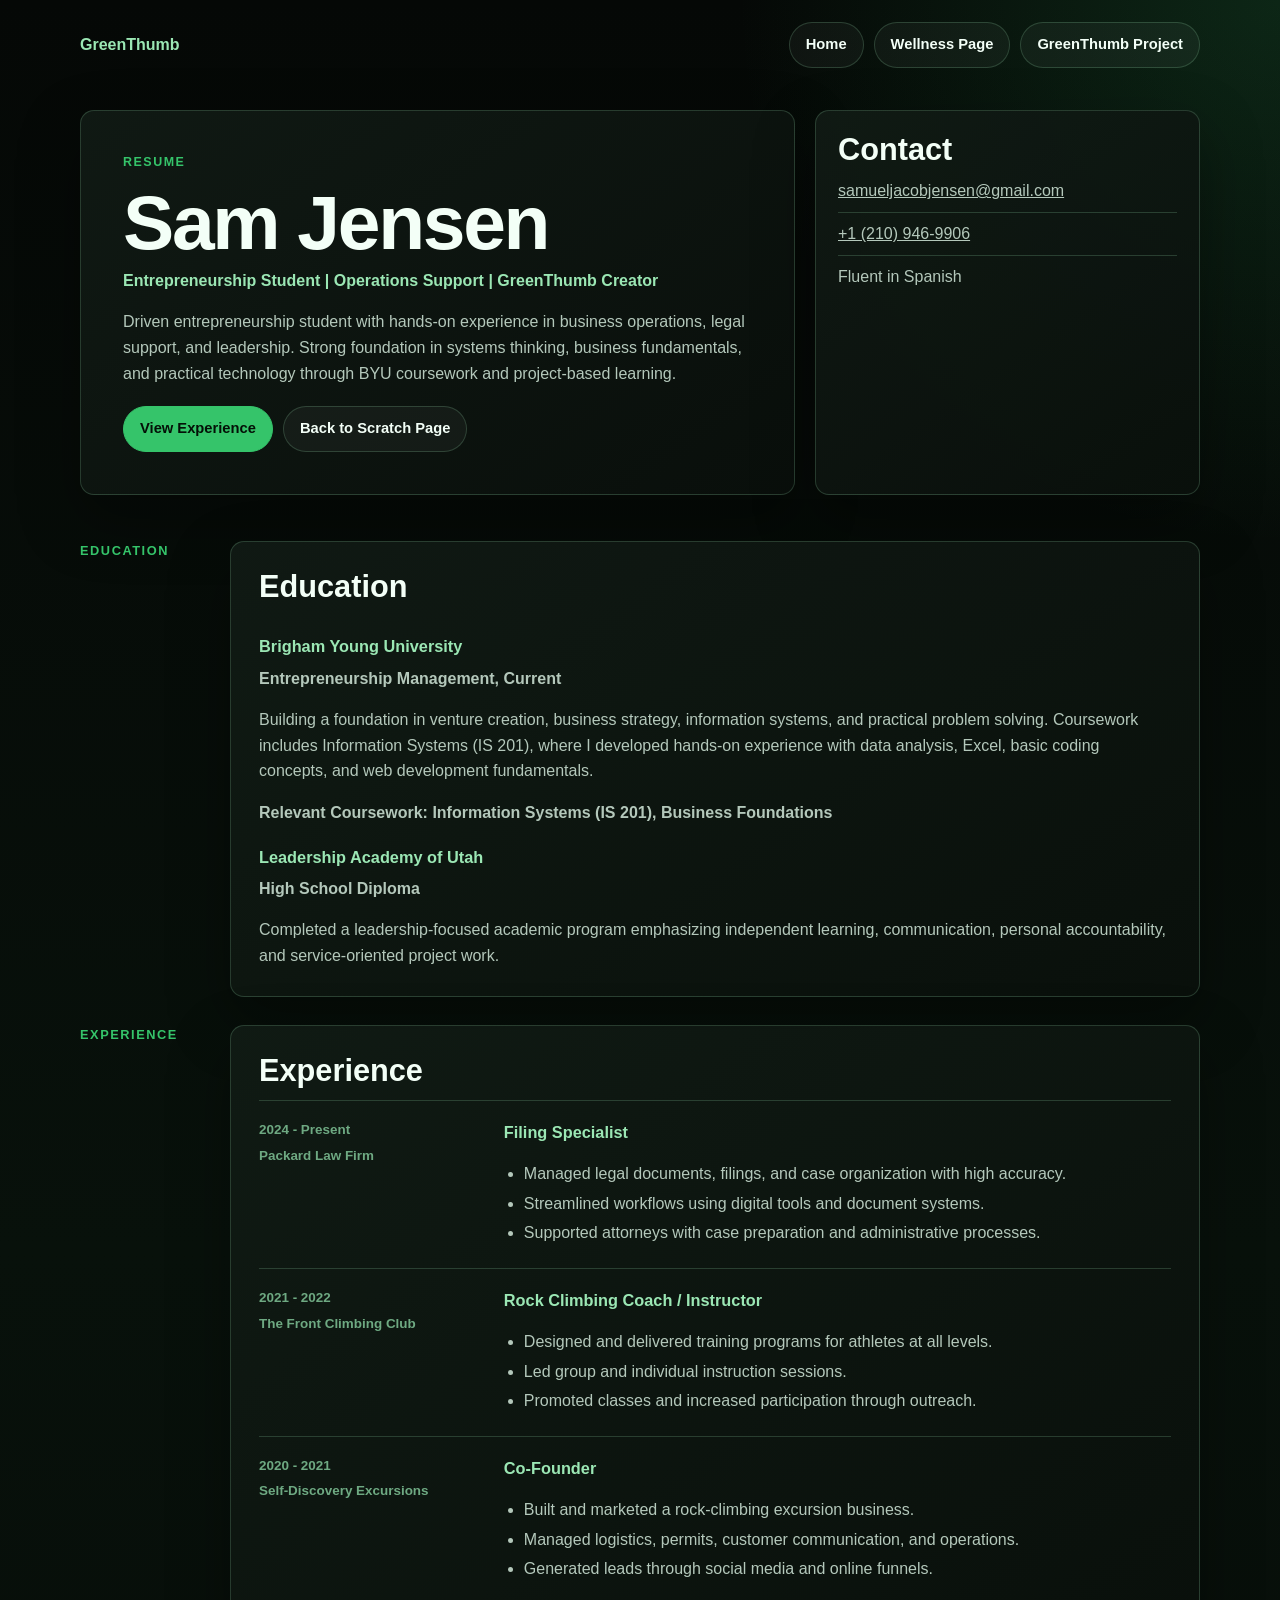
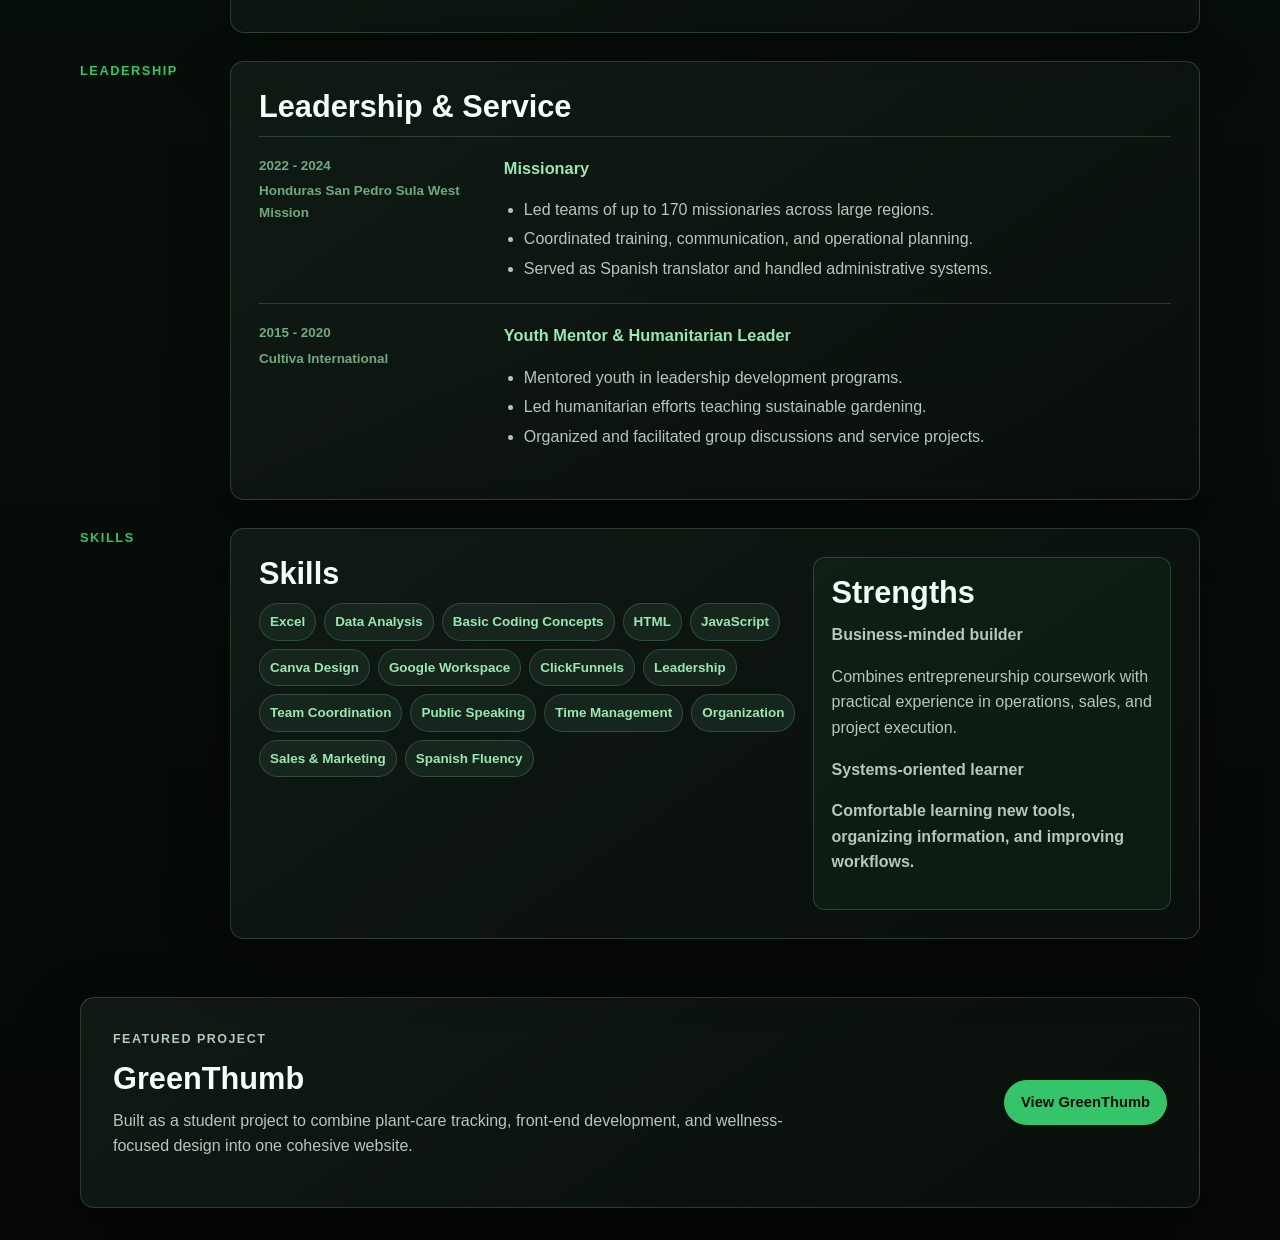
<file: resume.html>
<!DOCTYPE html>
<html lang="en">
<head>
    <meta charset="UTF-8">
    <meta name="viewport" content="width=device-width, initial-scale=1.0">
    <title>Resume | GreenThumb</title>
    <link rel="stylesheet" href="css/resume-styles.css">
</head>
<body>
    <header class="resume-hero">
        <nav class="resume-nav" aria-label="Resume navigation">
            <a class="brand-mark" href="index.html">GreenThumb</a>
            <div class="nav-links">
                <a href="index.html">Home</a>
                <a href="scratch.html">Wellness Page</a>
                <a href="index.html">GreenThumb Project</a>
            </div>
        </nav>

        <section class="hero-grid" aria-labelledby="resume-title">
            <div class="hero-copy">
                <p class="eyebrow">Resume</p>
                <h1 id="resume-title">Sam Jensen</h1>
                <p class="role-line">Entrepreneurship Student | Operations Support | GreenThumb Creator</p>
                <p class="hero-summary">
                    Driven entrepreneurship student with hands-on experience in business operations, legal support, and
                    leadership. Strong foundation in systems thinking, business fundamentals, and practical technology
                    through BYU coursework and project-based learning.
                </p>
                <div class="hero-actions">
                    <a class="resume-button primary" href="#experience">View Experience</a>
                    <a class="resume-button" href="scratch.html">Back to Scratch Page</a>
                </div>
            </div>

            <aside class="contact-panel" aria-label="Contact information">
                <h2>Contact</h2>
                <ul>
                    <li><a href="mailto:samueljacobjensen@gmail.com">samueljacobjensen@gmail.com</a></li>
                    <li><a href="tel:+12109469906">+1 (210) 946-9906</a></li>
                    <li>Fluent in Spanish</li>
                </ul>
            </aside>
        </section>
    </header>

    <main>
        <section class="resume-section" aria-labelledby="education-title">
            <div class="section-label">Education</div>
            <div class="section-content education-content">
                <h2 id="education-title">Education</h2>
                <article class="education-entry">
                    <h3>Brigham Young University</h3>
                    <p><strong>Entrepreneurship Management, Current</strong></p>
                    <p>
                        Building a foundation in venture creation, business strategy, information systems, and practical
                        problem solving. Coursework includes Information Systems (IS 201), where I developed hands-on
                        experience with data analysis, Excel, basic coding concepts, and web development fundamentals.
                    </p>
                    <p class="date-line">Relevant Coursework: Information Systems (IS 201), Business Foundations</p>
                </article>
                <article class="education-entry">
                    <h3>Leadership Academy of Utah</h3>
                    <p><strong>High School Diploma</strong></p>
                    <p>
                        Completed a leadership-focused academic program emphasizing independent learning, communication,
                        personal accountability, and service-oriented project work.
                    </p>
                </article>
            </div>
        </section>

        <section class="resume-section" id="experience" aria-labelledby="experience-title">
            <div class="section-label">Experience</div>
            <div class="section-content">
                <h2 id="experience-title">Experience</h2>

                <article class="timeline-item">
                    <div class="timeline-meta">
                        <span>2024 - Present</span>
                        <span>Packard Law Firm</span>
                    </div>
                    <div>
                        <h3>Filing Specialist</h3>
                        <ul>
                            <li>Managed legal documents, filings, and case organization with high accuracy.</li>
                            <li>Streamlined workflows using digital tools and document systems.</li>
                            <li>Supported attorneys with case preparation and administrative processes.</li>
                        </ul>
                    </div>
                </article>

                <article class="timeline-item">
                    <div class="timeline-meta">
                        <span>2021 - 2022</span>
                        <span>The Front Climbing Club</span>
                    </div>
                    <div>
                        <h3>Rock Climbing Coach / Instructor</h3>
                        <ul>
                            <li>Designed and delivered training programs for athletes at all levels.</li>
                            <li>Led group and individual instruction sessions.</li>
                            <li>Promoted classes and increased participation through outreach.</li>
                        </ul>
                    </div>
                </article>

                <article class="timeline-item">
                    <div class="timeline-meta">
                        <span>2020 - 2021</span>
                        <span>Self-Discovery Excursions</span>
                    </div>
                    <div>
                        <h3>Co-Founder</h3>
                        <ul>
                            <li>Built and marketed a rock-climbing excursion business.</li>
                            <li>Managed logistics, permits, customer communication, and operations.</li>
                            <li>Generated leads through social media and online funnels.</li>
                        </ul>
                    </div>
                </article>
            </div>
        </section>

        <section class="resume-section" aria-labelledby="service-title">
            <div class="section-label">Leadership</div>
            <div class="section-content">
                <h2 id="service-title">Leadership &amp; Service</h2>
                <article class="timeline-item">
                    <div class="timeline-meta">
                        <span>2022 - 2024</span>
                        <span>Honduras San Pedro Sula West Mission</span>
                    </div>
                    <div>
                        <h3>Missionary</h3>
                        <ul>
                            <li>Led teams of up to 170 missionaries across large regions.</li>
                            <li>Coordinated training, communication, and operational planning.</li>
                            <li>Served as Spanish translator and handled administrative systems.</li>
                        </ul>
                    </div>
                </article>

                <article class="timeline-item">
                    <div class="timeline-meta">
                        <span>2015 - 2020</span>
                        <span>Cultiva International</span>
                    </div>
                    <div>
                        <h3>Youth Mentor &amp; Humanitarian Leader</h3>
                        <ul>
                            <li>Mentored youth in leadership development programs.</li>
                            <li>Led humanitarian efforts teaching sustainable gardening.</li>
                            <li>Organized and facilitated group discussions and service projects.</li>
                        </ul>
                    </div>
                </article>
            </div>
        </section>

        <section class="resume-section split-section" aria-labelledby="skills-title">
            <div class="section-label">Skills</div>
            <div class="section-content skill-layout">
                <div>
                    <h2 id="skills-title">Skills</h2>
                    <div class="skill-cloud" aria-label="Skill list">
                        <span>Excel</span>
                        <span>Data Analysis</span>
                        <span>Basic Coding Concepts</span>
                        <span>HTML</span>
                        <span>JavaScript</span>
                        <span>Canva Design</span>
                        <span>Google Workspace</span>
                        <span>ClickFunnels</span>
                        <span>Leadership</span>
                        <span>Team Coordination</span>
                        <span>Public Speaking</span>
                        <span>Time Management</span>
                        <span>Organization</span>
                        <span>Sales &amp; Marketing</span>
                        <span>Spanish Fluency</span>
                    </div>
                </div>

                <div class="education-panel">
                    <h2>Strengths</h2>
                    <p><strong>Business-minded builder</strong></p>
                    <p>Combines entrepreneurship coursework with practical experience in operations, sales, and project execution.</p>
                    <p><strong>Systems-oriented learner</strong></p>
                    <p class="date-line">Comfortable learning new tools, organizing information, and improving workflows.</p>
                </div>
            </div>
        </section>
    </main>

    <footer class="resume-footer">
        <div>
            <p class="eyebrow">Featured Project</p>
            <h2>GreenThumb</h2>
            <p>
                Built as a student project to combine plant-care tracking, front-end development, and wellness-focused
                design into one cohesive website.
            </p>
        </div>
        <a class="resume-button primary" href="index.html">View GreenThumb</a>
    </footer>
</body>
</html>
</file>
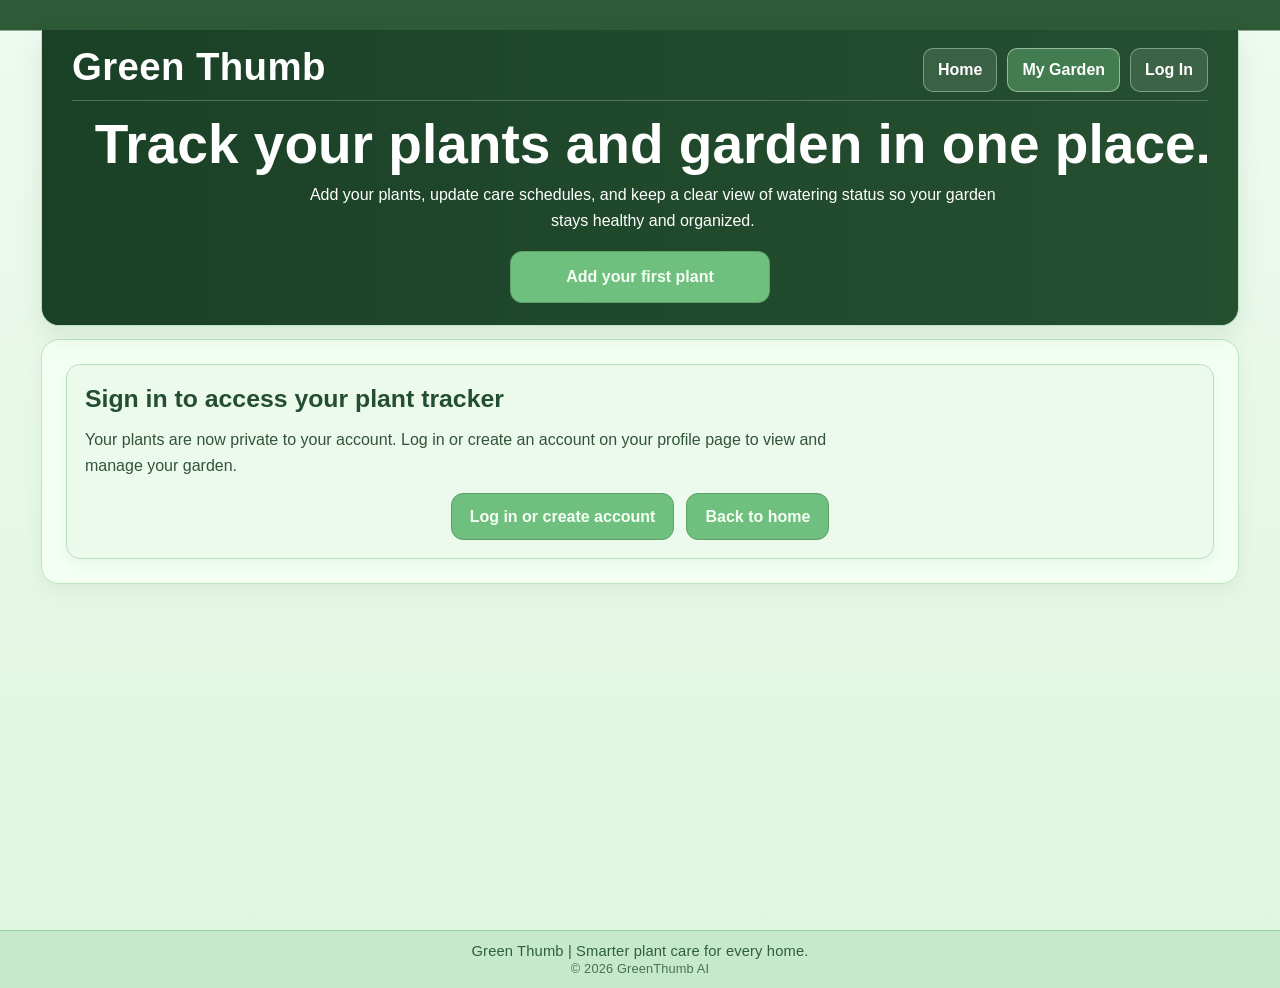
<file: html/aboutme.html>
<!DOCTYPE html>
<html lang="en">
<head>
    <meta charset="UTF-8">
    <meta http-equiv="refresh" content="0; url=mygarden.html">
    <meta name="viewport" content="width=device-width, initial-scale=1.0">
    <title>Redirecting to My Garden</title>
</head>
<body>
    <p>Redirecting to <a href="mygarden.html">My Garden</a>...</p>
</body>
</html>
</file>
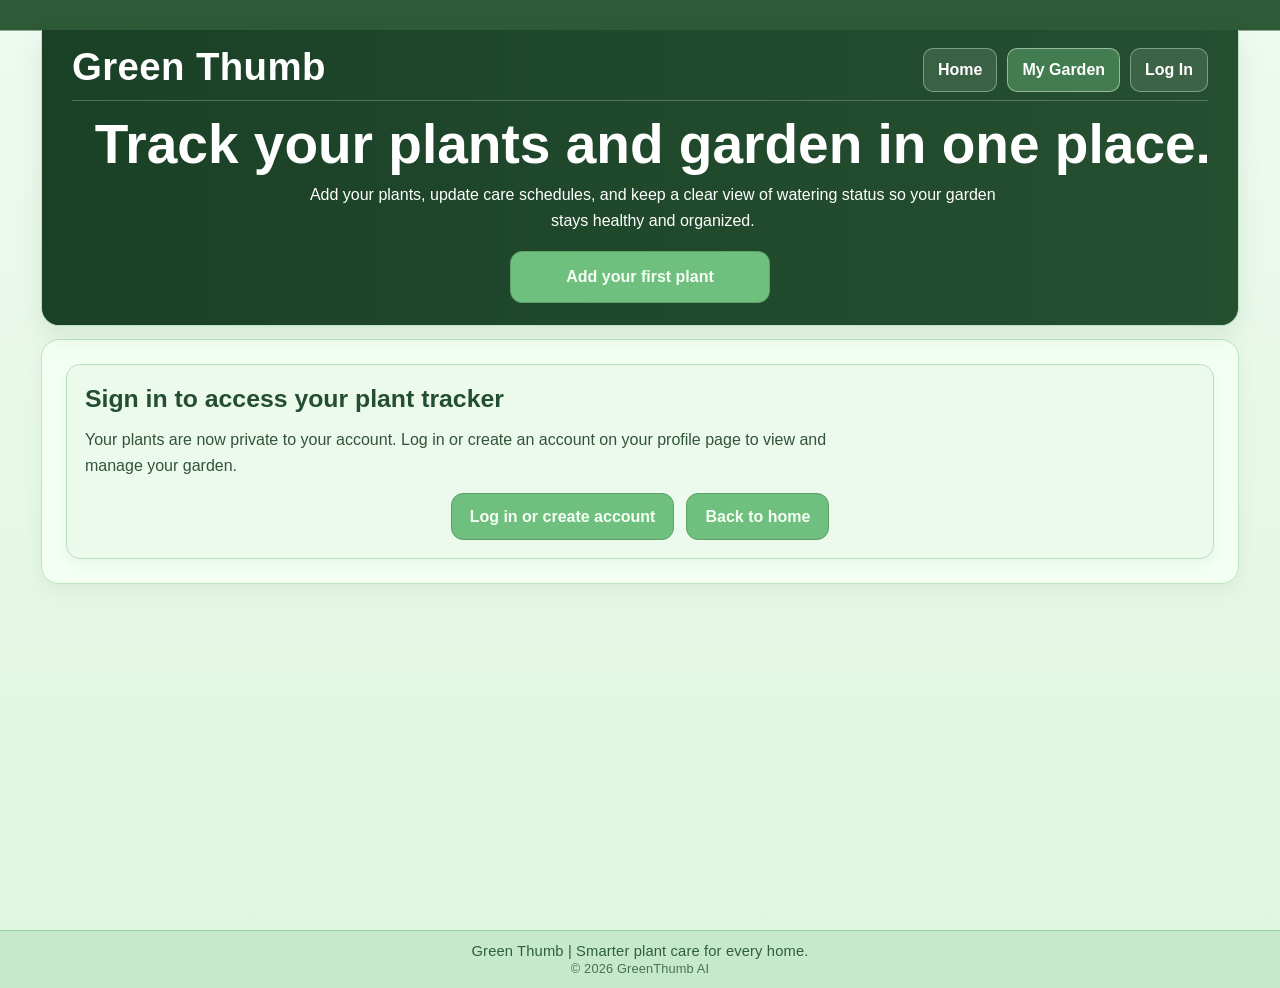
<file: html/mygarden.html>
<!DOCTYPE html>
<html lang="en">
<head>
    <meta charset="UTF-8">
    <meta name="viewport" content="width=device-width, initial-scale=1.0">
    <title>My Garden | Green Thumb</title>
    <link rel="stylesheet" href="../style.css">
    <style>
        #plant-name::placeholder {
            color: #6b8e73;
        }
    </style>
    <script src="../script.js" defer></script>
</head>
<body class="index-page">
    <div class="page-shell">
        <div class="main-content landing-content">
            <div class="hero-section">
                <div class="hero-top-row">
                    <div class="page-header">
                        <h1 id="top">Green Thumb</h1>
                    </div>
                    <div class="top-nav">
                        <a class="nav-link" href="../index.html">Home</a>
                        <a class="nav-link active" href="mygarden.html">My Garden</a>
                        <a id="nav-login-link" class="nav-link" href="profile.html#account">Log In</a>
                        <a id="nav-profile-link" class="nav-link" href="profile.html" hidden>Profile</a>
                        <button id="nav-logout-btn" class="nav-link nav-logout-btn" type="button" hidden>Log Out</button>
                    </div>
                </div>
                <div class="hero-body">
                    <h2 class="hero-title">Track your plants and garden in one place.</h2>
                    <p class="hero-description">
                        Add your plants, update care schedules, and keep a clear view of watering status so your garden stays healthy and organized.
                    </p>
                </div>
                <div class="hero-cta-row">
                    <a class="cta-button" href="#tracker" data-plant-cta>Add your first plant</a>
                </div>
            </div>

            <div class="section-block tracker-section" id="tracker">
                <div id="tracker-locked-state" class="auth-locked-state" hidden>
                    <h3 class="section-title">Sign in to access your plant tracker</h3>
                    <p class="section-text">Your plants are now private to your account. Log in or create an account on your profile page to view and manage your garden.</p>
                    <div class="cta-actions">
                        <a class="cta-button" href="profile.html#account" data-auth-create-cta>Log in or create account</a>
                        <a class="cta-button secondary" href="../index.html">Back to home</a>
                    </div>
                </div>
                <div id="tracker-authenticated-content">
                    <div class="start-guide" aria-label="Getting started">
                        <div class="start-guide-body">
                            <p class="start-guide-label">Start here</p>
                            <p class="start-guide-copy">Search, name, and save a plant. Green Thumb will build your watering tasks from there.</p>
                        </div>
                        <div class="start-guide-steps" aria-hidden="true">
                            <span>Search</span>
                            <span>Name</span>
                            <span>Save</span>
                        </div>
                    </div>
                    <div class="tracker-headings">
                        <div class="tracker-heading-group">
                            <h3 class="section-title">Plant Tracker</h3>
                            <p class="section-text">Add your plants, track watering, and keep your plant care routine on schedule.</p>
                        </div>
                        <div class="tracker-heading-group">
                            <h3 class="section-title">Your Garden</h3>
                            <p class="section-text">Review saved plants, status, and watering progress in one place.</p>
                        </div>
                    </div>
                    <div class="tracker-layout">
                        <form id="plant-form" class="plant-form">
                            <div class="plant-step-list">
                                <section class="plant-step">
                                    <div class="plant-step-marker">1</div>
                                    <div class="plant-step-content">
                                        <label for="plant-picker-search">Select Plant</label>
                                        <input
                                            id="plant-picker-search"
                                            name="plantPickerSearch"
                                            type="text"
                                            autocomplete="off"
                                            placeholder="Search by common or scientific name"
                                        >
                                        <p id="plant-autofill-status" class="plant-autofill-status" aria-live="polite"></p>
                                        <button id="manual-entry-btn" class="manual-entry-btn" type="button">Add Plant Details Manually</button>
                                        <div id="plant-picker-results" class="plant-picker-results" role="listbox" aria-label="Plant search results"></div>
                                    </div>
                                </section>

                                <section class="plant-step">
                                    <div class="plant-step-marker">2</div>
                                    <div class="plant-step-content">
                                        <label for="plant-name">Give your plant a name</label>
                                        <input id="plant-name" name="plantName" type="text" placeholder="e.g. Living Room Fern" required>
                                        <input id="plant-type" name="plantType" type="hidden">
                                    </div>
                                </section>

                                <section class="plant-step manual-only-field" hidden>
                                    <div class="plant-step-marker">+</div>
                                    <div class="plant-step-content plant-step-grid">
                                        <div class="form-field">
                                            <label for="manual-plant-type">Plant Type</label>
                                            <select id="manual-plant-type" name="manualPlantType">
                                                <option value="">Select type</option>
                                                <option value="Bush">Bush</option>
                                                <option value="Flower">Flower</option>
                                                <option value="Herb">Herb</option>
                                                <option value="Bonsai">Bonsai</option>
                                                <option value="Succulent">Succulent</option>
                                                <option value="Cactus">Cactus</option>
                                            </select>
                                        </div>
                                        <div class="form-field">
                                            <label for="light-needs">Light Needs</label>
                                            <select id="light-needs" name="lightNeeds">
                                                <option value="">Select light level</option>
                                                <option value="Low Light">Low Light</option>
                                                <option value="Medium Light">Medium Light</option>
                                                <option value="Bright Indirect Light">Bright Indirect Light</option>
                                                <option value="Direct Sun">Direct Sun</option>
                                            </select>
                                        </div>
                                        <div class="form-field form-field-full">
                                            <label for="watering-frequency">Watering Schedule</label>
                                            <input id="watering-frequency" name="wateringFrequency" type="number" min="1" placeholder="Every X days">
                                        </div>
                                    </div>
                                </section>

                                <section class="plant-step">
                                    <div class="plant-step-marker">3</div>
                                    <div class="plant-step-content">
                                        <p class="plant-step-label">Optional Details</p>
                                        <div class="tag-options" role="group" aria-label="Plant tags">
                                            <label class="tag-option"><input type="checkbox" name="plantTags" value="Indoor"><span>Indoor</span></label>
                                            <label class="tag-option"><input type="checkbox" name="plantTags" value="Outdoor"><span>Outdoor</span></label>
                                            <label class="tag-option"><input type="checkbox" name="plantTags" value="Herbs"><span>Herbs</span></label>
                                            <label class="tag-option"><input type="checkbox" name="plantTags" value="Flowers"><span>Flowers</span></label>
                                            <label class="tag-option"><input type="checkbox" name="plantTags" value="Succulents"><span>Succulents</span></label>
                                            <label class="tag-option"><input type="checkbox" name="plantTags" value="Vegetables"><span>Vegetables</span></label>
                                            <label class="tag-option"><input type="checkbox" name="plantTags" value="Favorites"><span>Favorites</span></label>
                                        </div>
                                        <label class="notes-label" for="plant-notes">Notes</label>
                                        <textarea id="plant-notes" name="notes" rows="1" placeholder="Add a short note"></textarea>
                                    </div>
                                </section>

                                <section class="plant-step plant-step-save">
                                    <div class="plant-step-marker">4</div>
                                    <div class="plant-step-content">
                                        <button class="cta-button plant-submit-btn" type="submit">Add Plant</button>
                                    </div>
                                </section>
                            </div>
                        </form>

                        <div class="garden-panel">
                            <div class="saved-plants">
                                <div class="tracker-toolbar">
                                    <div class="tracker-controls">
                                        <label for="status-filter" class="filter-label">Filter</label>
                                        <select id="status-filter" class="filter-select">
                                            <option value="All Plants">All Plants</option>
                                            <option value="Healthy">Healthy</option>
                                            <option value="Needs Water">Needs Water</option>
                                            <option value="Overdue">Overdue</option>
                                        </select>
                                        <label for="tag-filter" class="filter-label">Tag</label>
                                        <select id="tag-filter" class="filter-select">
                                            <option value="All Tags">All Tags</option>
                                            <option value="Indoor">Indoor</option>
                                            <option value="Outdoor">Outdoor</option>
                                            <option value="Herbs">Herbs</option>
                                            <option value="Flowers">Flowers</option>
                                            <option value="Succulents">Succulents</option>
                                            <option value="Vegetables">Vegetables</option>
                                            <option value="Favorites">Favorites</option>
                                        </select>
                                        <details id="sort-menu" class="sort-menu">
                                            <summary id="sort-menu-trigger" class="sort-pill-btn">Sort: Recently Added</summary>
                                            <div id="sort-menu-options" class="sort-menu-options" role="listbox" aria-label="Sort saved plants">
                                                <button type="button" class="sort-option-btn active" data-sort="newest_added">Newest added</button>
                                                <button type="button" class="sort-option-btn" data-sort="oldest_added">Oldest added</button>
                                                <button type="button" class="sort-option-btn" data-sort="least_recently_watered">Least recently watered</button>
                                                <button type="button" class="sort-option-btn" data-sort="most_recently_watered">Most recently watered</button>
                                                <button type="button" class="sort-option-btn" data-sort="name_az">Name A-Z</button>
                                            </div>
                                        </details>
                                        <div class="expand-controls">
                                            <button id="expand-all-btn" class="bulk-toggle-btn" type="button">Expand All</button>
                                            <button id="collapse-all-btn" class="bulk-toggle-btn" type="button">Collapse All</button>
                                        </div>
                                    </div>
                                </div>
                                <p class="saved-hint">Tip: click a plant card to expand or collapse details.</p>

                                <p id="plant-count-summary" class="plant-count-summary" hidden></p>

                                <div class="dashboard-summary">
                                    <div class="summary-card">
                                        <p class="summary-label">Total Plants</p>
                                        <p id="summary-total-plants" class="summary-value">0</p>
                                    </div>
                                    <div class="summary-card">
                                        <p class="summary-label">Plants Needing Water</p>
                                        <p id="summary-needs-water" class="summary-value">0</p>
                                    </div>
                                </div>

                                <div class="care-task-panel" aria-labelledby="care-task-heading">
                                    <div class="care-task-header">
                                        <h4 id="care-task-heading">Watering Tasks</h4>
                                        <p id="task-count-summary" class="task-count-summary">0 upcoming tasks</p>
                                    </div>
                                    <div id="care-task-list" class="care-task-list">
                                        <button class="task-empty-toggle" type="button" aria-expanded="false">
                                            <span>No tasks due soon</span>
                                            <small>No tasks for the next 3 days</small>
                                        </button>
                                    </div>
                                </div>

                                <div id="plant-cards" class="plant-card-grid">
                                    <div id="empty-state" class="empty-state empty-state-card">
                                        <h4>No plants yet</h4>
                                        <p data-plant-empty-copy>Add your first plant to start seeing watering status and care tasks here.</p>
                                        <a class="cta-button" href="#plant-form" data-plant-cta>Add your first plant</a>
                                    </div>
                                </div>
                            </div>
                        </div>
                    </div>
                </div>
            </div>
        </div>
    </div>

    <div class="site-footer">
        <div>Green Thumb | Smarter plant care for every home.</div>
        <div class="footer-copyright">© 2026 GreenThumb AI</div>
    </div>
</body>
</html>
</file>
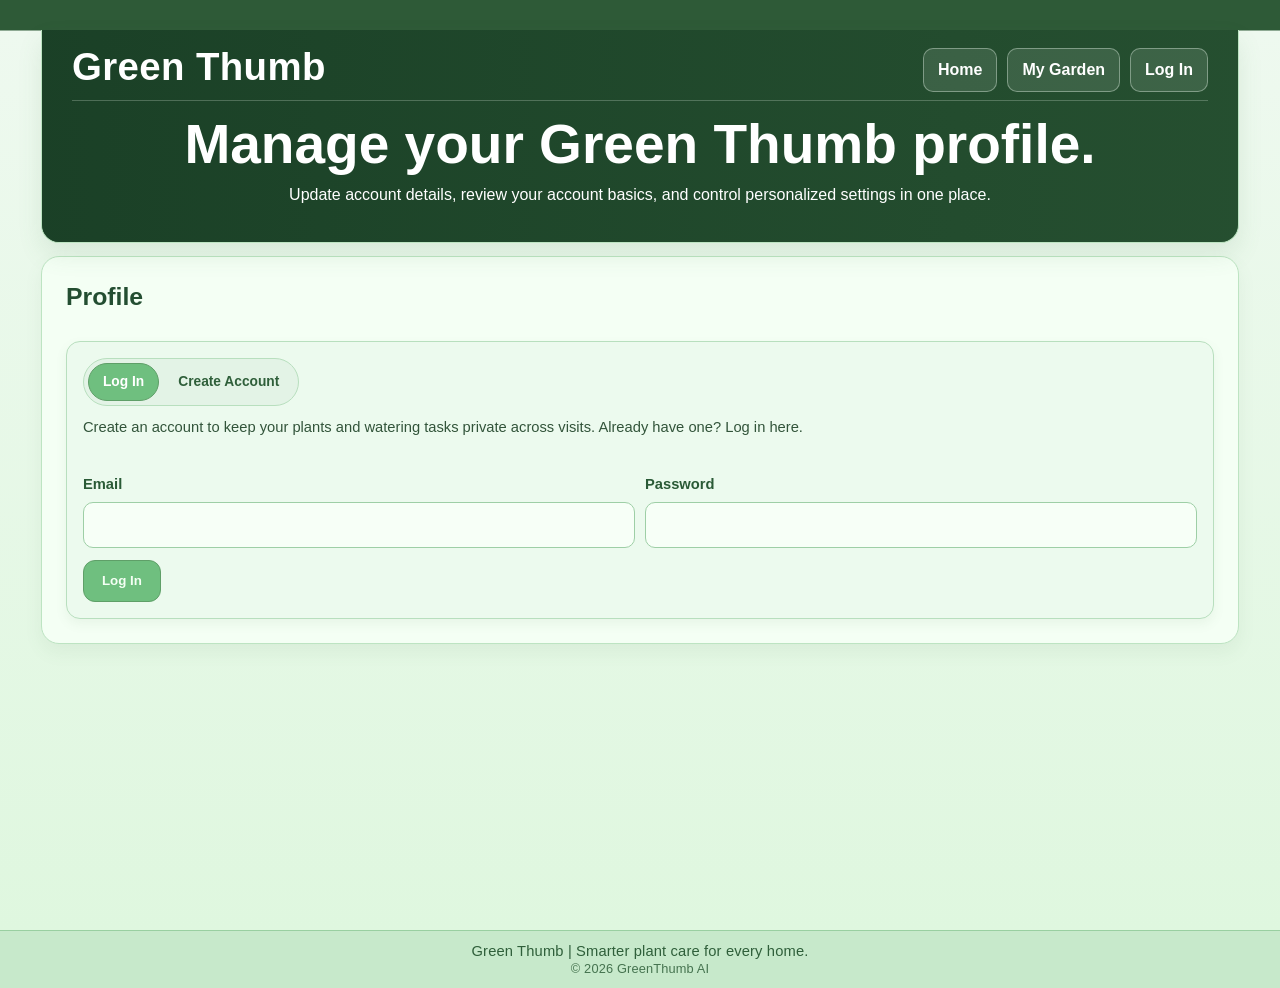
<file: html/profile.html>
<!DOCTYPE html>
<html lang="en">
<head>
    <meta charset="UTF-8">
    <meta name="viewport" content="width=device-width, initial-scale=1.0">
    <title>Profile | Green Thumb</title>
    <link rel="stylesheet" href="../style.css">
    <script src="../script.js" defer></script>
</head>
<body class="index-page">
    <div class="page-shell">
        <div class="main-content landing-content">
            <div class="hero-section">
                <div class="hero-top-row">
                    <div class="page-header">
                        <h1 id="top">Green Thumb</h1>
                    </div>
                    <div class="top-nav">
                        <a class="nav-link" href="../index.html">Home</a>
                        <a class="nav-link" href="mygarden.html">My Garden</a>
                        <a id="nav-login-link" class="nav-link" href="#account">Log In</a>
                        <a id="nav-profile-link" class="nav-link active" href="profile.html" hidden>Profile</a>
                        <button id="nav-logout-btn" class="nav-link nav-logout-btn" type="button" hidden>Log Out</button>
                    </div>
                </div>
                <div class="hero-body">
                    <h2 class="hero-title">Manage your Green Thumb profile.</h2>
                    <p class="hero-description">
                        Update account details, review your account basics, and control personalized settings in one place.
                    </p>
                </div>
            </div>

            <section id="account" class="section-block account-section">
                <div class="account-section-header">
                    <h3 class="section-title">Profile</h3>
                    <p id="auth-user-greeting" class="auth-user-greeting"></p>
                </div>

                <div id="auth-view-logged-out" class="auth-shell">
                    <div class="auth-card">
                        <div class="auth-toggle-row" role="tablist" aria-label="Account access">
                            <button id="show-login-btn" class="auth-toggle-btn active" type="button" role="tab" aria-selected="true">Log In</button>
                            <button id="show-signup-btn" class="auth-toggle-btn" type="button" role="tab" aria-selected="false" data-auth-create-cta>Create Account</button>
                        </div>
                        <p class="auth-copy">Create an account to keep your plants and watering tasks private across visits. Already have one? Log in here.</p>
                        <p id="auth-feedback" class="auth-feedback" aria-live="polite"></p>

                        <form id="login-form" class="auth-form" novalidate>
                            <div class="form-grid auth-form-grid">
                                <div class="form-field">
                                    <label for="login-email">Email</label>
                                    <input id="login-email" name="email" type="email" autocomplete="email" required>
                                </div>
                                <div class="form-field">
                                    <label for="login-password">Password</label>
                                    <input id="login-password" name="password" type="password" autocomplete="current-password" minlength="8" required>
                                </div>
                            </div>
                            <button id="login-submit-btn" class="cta-button auth-submit-btn" type="submit">Log In</button>
                        </form>

                        <form id="signup-form" class="auth-form" hidden novalidate>
                            <div class="form-grid auth-form-grid">
                                <div class="form-field">
                                    <label for="signup-name">Display Name</label>
                                    <input id="signup-name" name="displayName" type="text" autocomplete="name" minlength="2" required>
                                </div>
                                <div class="form-field">
                                    <label for="signup-email">Email</label>
                                    <input id="signup-email" name="email" type="email" autocomplete="email" required>
                                </div>
                                <div class="form-field form-field-full">
                                    <label for="signup-password">Password</label>
                                    <input id="signup-password" name="password" type="password" autocomplete="new-password" minlength="8" required>
                                    <small class="form-help">Use at least 8 characters.</small>
                                </div>
                            </div>
                            <button id="signup-submit-btn" class="cta-button auth-submit-btn" type="submit" data-auth-create-cta>Create Account</button>
                        </form>
                    </div>
                </div>

                <div id="auth-view-logged-in" class="profile-shell" hidden>
                    <div class="profile-overview">
                        <div class="profile-title-wrap">
                            <h4 id="profile-display-name" class="profile-display-name">Plant Parent</h4>
                            <p id="profile-email" class="profile-email"></p>
                        </div>
                        <div class="profile-meta-grid">
                            <div class="summary-card">
                                <p class="summary-label">Member Since</p>
                                <p id="profile-member-since" class="summary-value">-</p>
                            </div>
                            <div class="summary-card">
                                <p class="summary-label">Saved Plants</p>
                                <p id="profile-total-plants" class="summary-value">0</p>
                            </div>
                            <div class="summary-card">
                                <p class="summary-label">Account ID</p>
                                <p id="profile-account-id" class="summary-value">-</p>
                            </div>
                        </div>
                    </div>

                    <div class="profile-feature-grid">
                        <article class="profile-feature-card">
                            <h5>Reminders</h5>
                            <p id="profile-reminders-count">0 scheduled reminders</p>
                            <a class="profile-card-action" href="mygarden.html#tracker">Go to Garden</a>
                        </article>
                        <article class="profile-feature-card">
                            <h5>Quiz Results</h5>
                            <p id="profile-quiz-count">0 saved quiz results</p>
                            <a class="profile-card-action" href="../index.html">Take Another Quiz</a>
                        </article>
                        <article class="profile-feature-card">
                            <h5>Saved Recommendations</h5>
                            <p id="profile-recommendations-count">0 saved recommendations</p>
                        </article>
                        <article class="profile-feature-card">
                            <h5>Preferences</h5>
                            <p id="profile-preferences-status">No preferences saved yet</p>
                        </article>
                    </div>

                    <div class="profile-logout-section">
                        <button id="profile-logout-btn" class="cta-button secondary" type="button">Log Out</button>
                    </div>
                </div>
            </section>
        </div>
    </div>

    <div class="site-footer">
        <div>Green Thumb | Smarter plant care for every home.</div>
        <div class="footer-copyright">© 2026 GreenThumb AI</div>
    </div>
</body>
</html>
</file>
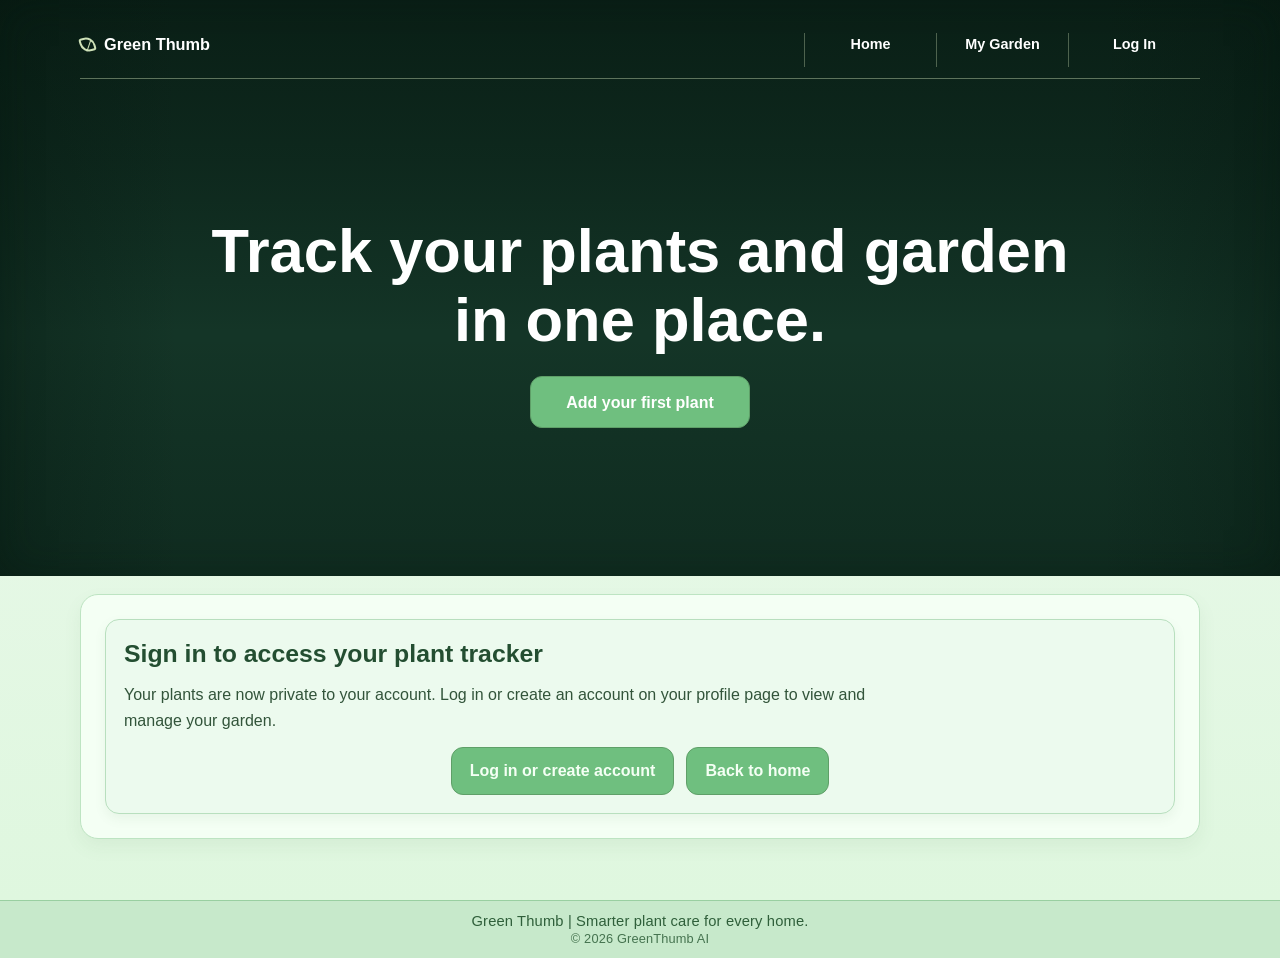
<file: pages/mygarden.html>
<!DOCTYPE html>
<html lang="en">
<head>
    <meta charset="UTF-8">
    <meta name="viewport" content="width=device-width, initial-scale=1.0">
    <title>My Garden | Green Thumb</title>
    <link rel="stylesheet" href="../css/style.css">
    <style>
        #plant-name::placeholder {
            color: #6b8e73;
        }
    </style>
    <script src="../js/script.js" defer></script>
</head>
<body class="index-page home-page">
    <div class="page-shell">
        <div class="main-content landing-content">
            <div class="hero-section">
                <div class="hero-top-row">
                    <div class="page-header">
                        <h1 id="top"><span class="brand-icon" aria-hidden="true"></span>Green Thumb</h1>
                    </div>
                    <div class="top-nav">
                        <a class="nav-link" href="../index.html">Home</a>
                        <a class="nav-link active" href="mygarden.html">My Garden</a>
                        <a id="nav-login-link" class="nav-link" href="profile.html#account">Log In</a>
                        <a id="nav-profile-link" class="nav-link" href="profile.html" hidden>Profile</a>
                        <button id="nav-logout-btn" class="nav-link nav-logout-btn" type="button" hidden>Log Out</button>
                    </div>
                </div>
                <div class="hero-center">
                    <div class="hero-body">
                        <h2 class="hero-title">Track your plants and garden in one place.</h2>
                    </div>
                    <div class="hero-cta-row">
                        <a class="cta-button" href="#tracker" data-plant-cta>Add your first plant</a>
                    </div>
                </div>
            </div>

            <div class="section-block tracker-section" id="tracker">
                <div id="tracker-locked-state" class="auth-locked-state" hidden>
                    <h3 class="section-title">Sign in to access your plant tracker</h3>
                    <p class="section-text">Your plants are now private to your account. Log in or create an account on your profile page to view and manage your garden.</p>
                    <div class="cta-actions">
                        <a class="cta-button" href="profile.html#account" data-auth-create-cta>Log in or create account</a>
                        <a class="cta-button secondary" href="../index.html">Back to home</a>
                    </div>
                </div>
                <div id="tracker-authenticated-content">
                    <div class="start-guide" aria-label="Getting started">
                        <div class="start-guide-body">
                            <p class="start-guide-label">Start here</p>
                            <p class="start-guide-copy">Search, name, and save a plant. Green Thumb will build your watering tasks from there.</p>
                        </div>
                        <div class="start-guide-steps" aria-hidden="true">
                            <span>Search</span>
                            <span>Name</span>
                            <span>Save</span>
                        </div>
                    </div>
                    <div class="tracker-headings">
                        <div class="tracker-heading-group">
                            <h3 class="section-title">Plant Tracker</h3>
                            <p class="section-text">Add your plants, track watering, and keep your plant care routine on schedule.</p>
                        </div>
                        <div class="tracker-heading-group">
                            <h3 class="section-title">Your Garden</h3>
                            <p class="section-text">Review saved plants, status, and watering progress in one place.</p>
                        </div>
                    </div>
                    <div class="tracker-layout">
                        <form id="plant-form" class="plant-form">
                            <div class="plant-step-list">
                                <section class="plant-step">
                                    <div class="plant-step-marker">1</div>
                                    <div class="plant-step-content">
                                        <label for="plant-picker-search">Select Plant</label>
                                        <input
                                            id="plant-picker-search"
                                            name="plantPickerSearch"
                                            type="text"
                                            autocomplete="off"
                                            placeholder="Search by common or scientific name"
                                        >
                                        <p id="plant-autofill-status" class="plant-autofill-status" aria-live="polite"></p>
                                        <button id="manual-entry-btn" class="manual-entry-btn" type="button">Add Plant Details Manually</button>
                                        <div id="plant-picker-results" class="plant-picker-results" role="listbox" aria-label="Plant search results"></div>
                                    </div>
                                </section>

                                <section class="plant-step">
                                    <div class="plant-step-marker">2</div>
                                    <div class="plant-step-content">
                                        <label for="plant-name">Give your plant a name</label>
                                        <input id="plant-name" name="plantName" type="text" placeholder="e.g. Living Room Fern" required>
                                        <input id="plant-type" name="plantType" type="hidden">
                                    </div>
                                </section>

                                <section class="plant-step manual-only-field" hidden>
                                    <div class="plant-step-marker">+</div>
                                    <div class="plant-step-content plant-step-grid">
                                        <div class="form-field">
                                            <label for="manual-plant-type">Plant Type</label>
                                            <select id="manual-plant-type" name="manualPlantType">
                                                <option value="">Select type</option>
                                                <option value="Bush">Bush</option>
                                                <option value="Flower">Flower</option>
                                                <option value="Herb">Herb</option>
                                                <option value="Bonsai">Bonsai</option>
                                                <option value="Succulent">Succulent</option>
                                                <option value="Cactus">Cactus</option>
                                            </select>
                                        </div>
                                        <div class="form-field">
                                            <label for="light-needs">Light Needs</label>
                                            <select id="light-needs" name="lightNeeds">
                                                <option value="">Select light level</option>
                                                <option value="Low Light">Low Light</option>
                                                <option value="Medium Light">Medium Light</option>
                                                <option value="Bright Indirect Light">Bright Indirect Light</option>
                                                <option value="Direct Sun">Direct Sun</option>
                                            </select>
                                        </div>
                                        <div class="form-field form-field-full">
                                            <label for="watering-frequency">Watering Schedule</label>
                                            <input id="watering-frequency" name="wateringFrequency" type="number" min="1" placeholder="Every X days">
                                        </div>
                                    </div>
                                </section>

                                <section class="plant-step">
                                    <div class="plant-step-marker">3</div>
                                    <div class="plant-step-content">
                                        <p class="plant-step-label">Optional Details</p>
                                        <div class="tag-options" role="group" aria-label="Plant tags">
                                            <label class="tag-option"><input type="checkbox" name="plantTags" value="Indoor"><span>Indoor</span></label>
                                            <label class="tag-option"><input type="checkbox" name="plantTags" value="Outdoor"><span>Outdoor</span></label>
                                            <label class="tag-option"><input type="checkbox" name="plantTags" value="Herbs"><span>Herbs</span></label>
                                            <label class="tag-option"><input type="checkbox" name="plantTags" value="Flowers"><span>Flowers</span></label>
                                            <label class="tag-option"><input type="checkbox" name="plantTags" value="Succulents"><span>Succulents</span></label>
                                            <label class="tag-option"><input type="checkbox" name="plantTags" value="Vegetables"><span>Vegetables</span></label>
                                            <label class="tag-option"><input type="checkbox" name="plantTags" value="Favorites"><span>Favorites</span></label>
                                        </div>
                                        <label class="notes-label" for="plant-notes">Notes</label>
                                        <textarea id="plant-notes" name="notes" rows="1" placeholder="Add a short note"></textarea>
                                    </div>
                                </section>

                                <section class="plant-step plant-step-save">
                                    <div class="plant-step-marker">4</div>
                                    <div class="plant-step-content">
                                        <button class="cta-button plant-submit-btn" type="submit">Add Plant</button>
                                    </div>
                                </section>
                            </div>
                        </form>

                        <div class="garden-panel">
                            <div class="saved-plants">
                                <div class="tracker-toolbar">
                                    <div class="tracker-controls">
                                        <label for="status-filter" class="filter-label">Filter</label>
                                        <select id="status-filter" class="filter-select">
                                            <option value="All Plants">All Plants</option>
                                            <option value="Healthy">Healthy</option>
                                            <option value="Needs Water">Needs Water</option>
                                            <option value="Overdue">Overdue</option>
                                        </select>
                                        <label for="tag-filter" class="filter-label">Tag</label>
                                        <select id="tag-filter" class="filter-select">
                                            <option value="All Tags">All Tags</option>
                                            <option value="Indoor">Indoor</option>
                                            <option value="Outdoor">Outdoor</option>
                                            <option value="Herbs">Herbs</option>
                                            <option value="Flowers">Flowers</option>
                                            <option value="Succulents">Succulents</option>
                                            <option value="Vegetables">Vegetables</option>
                                            <option value="Favorites">Favorites</option>
                                        </select>
                                        <details id="sort-menu" class="sort-menu">
                                            <summary id="sort-menu-trigger" class="sort-pill-btn">Sort: Recently Added</summary>
                                            <div id="sort-menu-options" class="sort-menu-options" role="listbox" aria-label="Sort saved plants">
                                                <button type="button" class="sort-option-btn active" data-sort="newest_added">Newest added</button>
                                                <button type="button" class="sort-option-btn" data-sort="oldest_added">Oldest added</button>
                                                <button type="button" class="sort-option-btn" data-sort="least_recently_watered">Least recently watered</button>
                                                <button type="button" class="sort-option-btn" data-sort="most_recently_watered">Most recently watered</button>
                                                <button type="button" class="sort-option-btn" data-sort="name_az">Name A-Z</button>
                                            </div>
                                        </details>
                                        <div class="expand-controls">
                                            <button id="expand-all-btn" class="bulk-toggle-btn" type="button">Expand All</button>
                                            <button id="collapse-all-btn" class="bulk-toggle-btn" type="button">Collapse All</button>
                                        </div>
                                    </div>
                                </div>
                                <p class="saved-hint">Tip: click a plant card to expand or collapse details.</p>

                                <p id="plant-count-summary" class="plant-count-summary" hidden></p>

                                <div class="dashboard-summary">
                                    <div class="summary-card">
                                        <p class="summary-label">Total Plants</p>
                                        <p id="summary-total-plants" class="summary-value">0</p>
                                    </div>
                                    <div class="summary-card">
                                        <p class="summary-label">Plants Needing Water</p>
                                        <p id="summary-needs-water" class="summary-value">0</p>
                                    </div>
                                </div>

                                <div class="care-task-panel" aria-labelledby="care-task-heading">
                                    <div class="care-task-header">
                                        <h4 id="care-task-heading">Watering Tasks</h4>
                                        <p id="task-count-summary" class="task-count-summary">0 upcoming tasks</p>
                                    </div>
                                    <div id="care-task-list" class="care-task-list">
                                        <button class="task-empty-toggle" type="button" aria-expanded="false">
                                            <span>No tasks due soon</span>
                                            <small>No tasks for the next 3 days</small>
                                        </button>
                                    </div>
                                </div>

                                <div id="plant-cards" class="plant-card-grid">
                                    <div id="empty-state" class="empty-state empty-state-card">
                                        <h4>No plants yet</h4>
                                        <p data-plant-empty-copy>Add your first plant to start seeing watering status and care tasks here.</p>
                                        <a class="cta-button" href="#plant-form" data-plant-cta>Add your first plant</a>
                                    </div>
                                </div>
                            </div>
                        </div>
                    </div>
                </div>
            </div>
        </div>
    </div>

    <div class="site-footer">
        <div>Green Thumb | Smarter plant care for every home.</div>
        <div class="footer-copyright">© 2026 GreenThumb AI</div>
    </div>
</body>
</html>
</file>
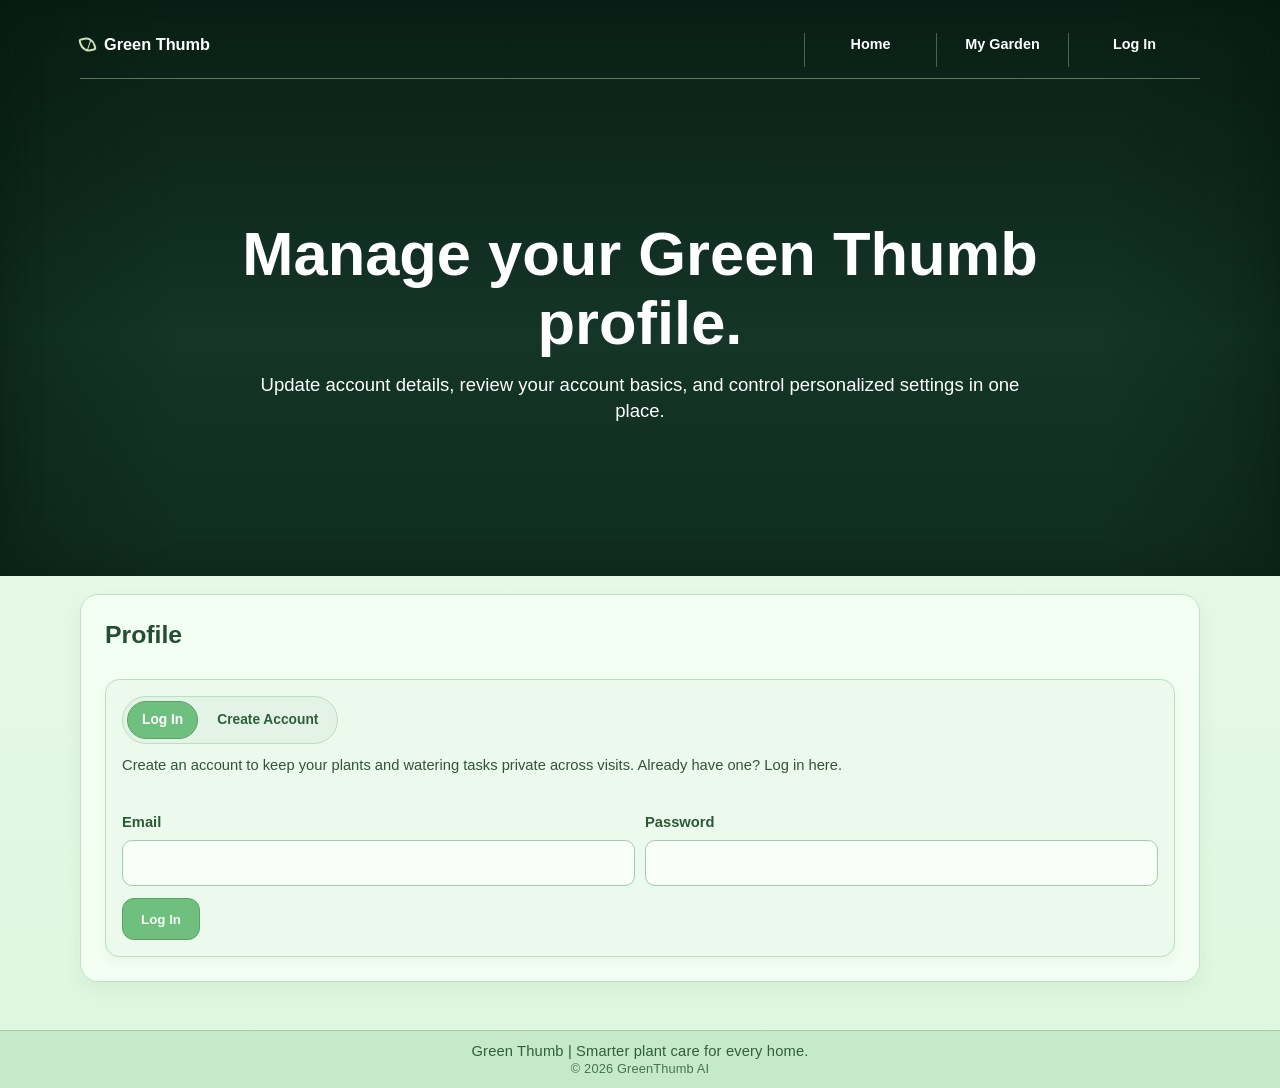
<file: pages/profile.html>
<!DOCTYPE html>
<html lang="en">
<head>
    <meta charset="UTF-8">
    <meta name="viewport" content="width=device-width, initial-scale=1.0">
    <title>Profile | Green Thumb</title>
    <link rel="stylesheet" href="../css/style.css">
    <script src="../js/script.js" defer></script>
</head>
<body class="index-page home-page">
    <div class="page-shell">
        <div class="main-content landing-content">
            <div class="hero-section">
                <div class="hero-top-row">
                    <div class="page-header">
                        <h1 id="top"><span class="brand-icon" aria-hidden="true"></span>Green Thumb</h1>
                    </div>
                    <div class="top-nav">
                        <a class="nav-link" href="../index.html">Home</a>
                        <a class="nav-link" href="mygarden.html">My Garden</a>
                        <a id="nav-login-link" class="nav-link" href="#account">Log In</a>
                        <a id="nav-profile-link" class="nav-link active" href="profile.html" hidden>Profile</a>
                        <button id="nav-logout-btn" class="nav-link nav-logout-btn" type="button" hidden>Log Out</button>
                    </div>
                </div>
                <div class="hero-center">
                    <div class="hero-body">
                        <h2 class="hero-title">Manage your Green Thumb profile.</h2>
                        <p class="hero-description">
                            Update account details, review your account basics, and control personalized settings in one place.
                        </p>
                    </div>
                </div>
            </div>

            <section id="account" class="section-block account-section">
                <div class="account-section-header">
                    <h3 class="section-title">Profile</h3>
                    <p id="auth-user-greeting" class="auth-user-greeting"></p>
                </div>

                <div id="auth-view-logged-out" class="auth-shell">
                    <div class="auth-card">
                        <div class="auth-toggle-row" role="tablist" aria-label="Account access">
                            <button id="show-login-btn" class="auth-toggle-btn active" type="button" role="tab" aria-selected="true">Log In</button>
                            <button id="show-signup-btn" class="auth-toggle-btn" type="button" role="tab" aria-selected="false" data-auth-create-cta>Create Account</button>
                        </div>
                        <p class="auth-copy">Create an account to keep your plants and watering tasks private across visits. Already have one? Log in here.</p>
                        <p id="auth-feedback" class="auth-feedback" aria-live="polite"></p>

                        <form id="login-form" class="auth-form" novalidate>
                            <div class="form-grid auth-form-grid">
                                <div class="form-field">
                                    <label for="login-email">Email</label>
                                    <input id="login-email" name="email" type="email" autocomplete="email" required>
                                </div>
                                <div class="form-field">
                                    <label for="login-password">Password</label>
                                    <input id="login-password" name="password" type="password" autocomplete="current-password" minlength="8" required>
                                </div>
                            </div>
                            <button id="login-submit-btn" class="cta-button auth-submit-btn" type="submit">Log In</button>
                        </form>

                        <form id="signup-form" class="auth-form" hidden novalidate>
                            <div class="form-grid auth-form-grid">
                                <div class="form-field">
                                    <label for="signup-name">Display Name</label>
                                    <input id="signup-name" name="displayName" type="text" autocomplete="name" minlength="2" required>
                                </div>
                                <div class="form-field">
                                    <label for="signup-email">Email</label>
                                    <input id="signup-email" name="email" type="email" autocomplete="email" required>
                                </div>
                                <div class="form-field form-field-full">
                                    <label for="signup-password">Password</label>
                                    <input id="signup-password" name="password" type="password" autocomplete="new-password" minlength="8" required>
                                    <small class="form-help">Use at least 8 characters.</small>
                                </div>
                            </div>
                            <button id="signup-submit-btn" class="cta-button auth-submit-btn" type="submit" data-auth-create-cta>Create Account</button>
                        </form>
                    </div>
                </div>

                <div id="auth-view-logged-in" class="profile-shell" hidden>
                    <div class="profile-overview">
                        <div class="profile-title-wrap">
                            <h4 id="profile-display-name" class="profile-display-name">Plant Parent</h4>
                            <p id="profile-email" class="profile-email"></p>
                        </div>
                        <div class="profile-meta-grid">
                            <div class="summary-card">
                                <p class="summary-label">Member Since</p>
                                <p id="profile-member-since" class="summary-value">-</p>
                            </div>
                            <div class="summary-card">
                                <p class="summary-label">Saved Plants</p>
                                <p id="profile-total-plants" class="summary-value">0</p>
                            </div>
                            <div class="summary-card">
                                <p class="summary-label">Account ID</p>
                                <p id="profile-account-id" class="summary-value">-</p>
                            </div>
                        </div>
                    </div>

                    <div class="profile-feature-grid">
                        <article class="profile-feature-card">
                            <h5>Reminders</h5>
                            <p id="profile-reminders-count">0 scheduled reminders</p>
                            <a class="profile-card-action" href="mygarden.html#tracker">Go to Garden</a>
                        </article>
                        <article class="profile-feature-card">
                            <h5>Quiz Results</h5>
                            <p id="profile-quiz-count">0 saved quiz results</p>
                            <a class="profile-card-action" href="../index.html">Take Another Quiz</a>
                        </article>
                        <article class="profile-feature-card">
                            <h5>Saved Recommendations</h5>
                            <p id="profile-recommendations-count">0 saved recommendations</p>
                        </article>
                        <article class="profile-feature-card">
                            <h5>Preferences</h5>
                            <p id="profile-preferences-status">No preferences saved yet</p>
                        </article>
                    </div>

                    <div class="profile-logout-section">
                        <button id="profile-logout-btn" class="cta-button secondary" type="button">Log Out</button>
                    </div>
                </div>
            </section>
        </div>
    </div>

    <div class="site-footer">
        <div>Green Thumb | Smarter plant care for every home.</div>
        <div class="footer-copyright">© 2026 GreenThumb AI</div>
    </div>
</body>
</html>
</file>
<file: css/resume-styles.css>
:root {
    --black: #050806;
    --black-soft: #0c120e;
    --panel: #111b15;
    --panel-light: #16261d;
    --green: #35c46a;
    --green-soft: #9be7b4;
    --green-muted: #6ea982;
    --text: #f3fff7;
    --muted: #b4c8bb;
    --line: rgba(155, 231, 180, 0.2);
    --shadow: 0 24px 60px rgba(0, 0, 0, 0.34);
}

* {
    box-sizing: border-box;
}

html {
    scroll-behavior: smooth;
}

body {
    margin: 0;
    background:
        radial-gradient(circle at top right, rgba(53, 196, 106, 0.16), transparent 34rem),
        linear-gradient(180deg, var(--black), #08110b 44%, var(--black));
    color: var(--text);
    font-family: Inter, Arial, Helvetica, sans-serif;
    line-height: 1.6;
}

a {
    color: inherit;
}

.resume-hero {
    padding: 22px;
}

.resume-nav {
    width: min(1120px, 100%);
    margin: 0 auto;
    display: flex;
    align-items: center;
    justify-content: space-between;
    gap: 20px;
}

.brand-mark {
    color: var(--green-soft);
    font-weight: 800;
    text-decoration: none;
}

.nav-links {
    display: flex;
    flex-wrap: wrap;
    gap: 10px;
    justify-content: flex-end;
}

.nav-links a,
.resume-button {
    display: inline-flex;
    align-items: center;
    justify-content: center;
    min-height: 42px;
    padding: 10px 16px;
    border: 1px solid var(--line);
    border-radius: 999px;
    background: rgba(255, 255, 255, 0.04);
    color: var(--text);
    font-size: 0.92rem;
    font-weight: 800;
    text-decoration: none;
    transition: transform 160ms ease, border-color 160ms ease, background 160ms ease;
}

.nav-links a:hover,
.nav-links a:focus-visible,
.resume-button:hover,
.resume-button:focus-visible {
    transform: translateY(-1px);
    border-color: rgba(155, 231, 180, 0.55);
    background: rgba(53, 196, 106, 0.1);
}

.hero-grid {
    width: min(1120px, 100%);
    margin: 42px auto 0;
    display: grid;
    grid-template-columns: minmax(0, 1.3fr) minmax(280px, 0.7fr);
    gap: 20px;
    align-items: stretch;
}

.hero-copy,
.contact-panel,
.section-content,
.resume-footer {
    border: 1px solid var(--line);
    border-radius: 14px;
    background: linear-gradient(145deg, rgba(17, 27, 21, 0.92), rgba(10, 16, 12, 0.92));
    box-shadow: var(--shadow);
}

.hero-copy {
    padding: clamp(24px, 4vw, 42px);
}

.eyebrow {
    margin: 0 0 12px;
    color: var(--green);
    font-size: 0.78rem;
    font-weight: 900;
    letter-spacing: 0.12em;
    text-transform: uppercase;
}

h1,
h2,
h3,
p {
    margin-top: 0;
}

h1 {
    max-width: 780px;
    margin-bottom: 8px;
    font-size: clamp(2.6rem, 6vw, 5.2rem);
    line-height: 0.98;
    letter-spacing: -0.03em;
}

h2 {
    margin-bottom: 12px;
    font-size: clamp(1.45rem, 2.4vw, 2rem);
    line-height: 1.1;
}

h3 {
    margin-bottom: 6px;
    color: var(--green-soft);
    font-size: 1.02rem;
}

.role-line {
    color: var(--green-soft);
    font-size: 1rem;
    font-weight: 800;
}

.hero-summary,
.section-content p,
.timeline-item li,
.contact-panel li,
.resume-footer p {
    color: var(--muted);
}

.hero-summary {
    max-width: 720px;
    font-size: 1rem;
}

.hero-actions {
    display: flex;
    flex-wrap: wrap;
    gap: 10px;
    margin-top: 20px;
}

.resume-button.primary {
    border-color: var(--green);
    background: var(--green);
    color: #041007;
}

.contact-panel {
    padding: 22px;
}

.contact-panel ul {
    display: grid;
    gap: 8px;
    margin: 0;
    padding: 0;
    list-style: none;
}

.contact-panel li {
    padding-bottom: 8px;
    border-bottom: 1px solid var(--line);
}

.contact-panel li:last-child {
    border-bottom: 0;
}

main {
    width: min(1120px, calc(100% - 32px));
    margin: 0 auto;
    padding: 10px 0 44px;
}

.resume-section {
    display: grid;
    grid-template-columns: 132px minmax(0, 1fr);
    gap: 18px;
    padding: 14px 0;
}

.section-label {
    color: var(--green);
    font-size: 0.8rem;
    font-weight: 900;
    letter-spacing: 0.12em;
    text-transform: uppercase;
}

.section-content {
    padding: clamp(20px, 3vw, 28px);
}

.timeline-item {
    display: grid;
    grid-template-columns: minmax(150px, 0.34fr) minmax(0, 1fr);
    gap: 18px;
    padding: 18px 0;
    border-top: 1px solid var(--line);
}

.timeline-item:first-of-type {
    margin-top: 8px;
}

.timeline-meta {
    display: grid;
    align-content: start;
    gap: 4px;
    color: var(--green-muted);
    font-size: 0.84rem;
    font-weight: 800;
}

.timeline-item ul {
    margin-bottom: 0;
    padding-left: 20px;
}

.timeline-item li {
    margin-bottom: 4px;
}

.education-content {
    display: grid;
    gap: 18px;
}

.education-entry p:last-child {
    margin-bottom: 0;
}

.project-grid {
    display: grid;
    grid-template-columns: repeat(2, minmax(0, 1fr));
    gap: 16px;
}

.project-card,
.education-panel {
    padding: 18px;
    border: 1px solid var(--line);
    border-radius: 12px;
    background: rgba(53, 196, 106, 0.06);
}

.project-card a {
    color: var(--green-soft);
    font-weight: 900;
    text-decoration: none;
}

.skill-layout {
    display: grid;
    grid-template-columns: minmax(0, 1.2fr) minmax(260px, 0.8fr);
    gap: 16px;
}

.skill-cloud {
    display: flex;
    flex-wrap: wrap;
    gap: 8px;
}

.skill-cloud span {
    padding: 7px 10px;
    border: 1px solid var(--line);
    border-radius: 999px;
    background: var(--panel-light);
    color: var(--green-soft);
    font-size: 0.84rem;
    font-weight: 800;
}

.date-line {
    color: var(--green-soft);
    font-weight: 800;
}

.resume-footer {
    width: min(1120px, calc(100% - 32px));
    margin: 0 auto 32px;
    padding: clamp(22px, 4vw, 32px);
    display: flex;
    align-items: center;
    justify-content: space-between;
    gap: 24px;
}

.resume-footer div {
    max-width: 720px;
}

@media (max-width: 820px) {
    .resume-hero {
        padding: 20px;
    }

    .resume-nav,
    .hero-grid,
    .resume-section,
    .timeline-item,
    .project-grid,
    .skill-layout,
    .resume-footer {
        display: block;
    }

    .nav-links {
        justify-content: flex-start;
        margin-top: 14px;
    }

    .hero-grid {
        margin-top: 48px;
    }

    .contact-panel,
    .section-content {
        margin-top: 18px;
    }

    .section-label {
        margin-bottom: 10px;
    }

    .project-card,
    .education-panel {
        margin-top: 14px;
    }

    .resume-footer .resume-button {
        margin-top: 16px;
    }
}

@media (max-width: 520px) {
    .nav-links a,
    .resume-button {
        width: 100%;
    }

    .hero-actions {
        display: grid;
    }
}
</file>
<file: style.css>
@import url("css/styles.css");

.index-page {
    background: #2e5a37;
}

/* Hero overrides for homepage */
.hero-section .hero-body {
    max-width: min(1220px, 96%);
}

.hero-section .hero-title {
    white-space: nowrap;
    font-size: clamp(2rem, 4.3vw, 4rem);
    line-height: 1.08;
}

.hero-section .hero-description {
    margin: 0 auto 12px;
    text-align: center;
    color: #ffffff !important;
}

.hero-cta-row {
    display: flex;
    justify-content: center;
    flex-wrap: wrap;
    gap: 10px;
}

.hero-cta-row .cta-button {
    min-width: min(100%, 260px);
    margin: 0;
}

@media (max-width: 900px) {
    .hero-section .hero-title {
        white-space: normal;
    }

    .hero-section {
        padding-top: 14px;
    }
}

/* Expand homepage content beyond the shared 1120px shell limit. */
.index-page .page-shell {
    max-width: none;
    width: 100%;
    margin: 0;
    padding: 0 clamp(16px, 3.2vw, 52px) 48px;
    background: linear-gradient(180deg, #2e5a37 0, var(--green-100) 1px, var(--green-200) 100%);
}

.site-footer {
    position: static;
    margin-top: 0;
}

.hero-section {
    border-radius: 0 0 18px 18px;
    border-top: 0;
    padding: 18px clamp(18px, 3vw, 30px) 22px;
}

.hero-top-row {
    margin-bottom: 14px;
    padding-bottom: 8px;
    align-items: flex-start;
}

.hero-section .top-nav {
    align-items: flex-start;
    padding-top: 0;
}

.hero-section .page-header h1 {
    line-height: 1;
}

.hero-title {
    margin-bottom: 8px;
}

.hero-cta-row {
    margin-top: 4px;
}

.tracker-section {
    scroll-margin-top: 24px;
}

.nav-logout-btn {
    font: inherit;
    line-height: 1;
    cursor: pointer;
}

.account-section {
    display: grid;
    gap: 16px;
}

.account-section-header {
    display: flex;
    justify-content: space-between;
    align-items: center;
    gap: 12px;
    flex-wrap: wrap;
}

.auth-user-greeting {
    margin: 0;
    font-size: 0.9rem;
    color: #2f5f3a;
    font-weight: 600;
}

.auth-shell {
    display: grid;
    gap: 10px;
}

.auth-card,
.profile-overview,
.profile-form,
.profile-feature-card {
    background: #ecfaee;
    border: 1px solid #b8dfbe;
    border-radius: 14px;
    box-shadow: 0 5px 12px rgba(83, 131, 92, 0.08);
}

.auth-card {
    padding: 16px;
}

.auth-toggle-row {
    display: inline-flex;
    gap: 4px;
    background: #e3f3e6;
    border-radius: 999px;
    padding: 4px;
    border: 1px solid #b8dfbe;
}

.auth-toggle-btn {
    border: 1px solid transparent;
    border-radius: 999px;
    padding: 7px 14px;
    background: transparent;
    color: #2f5f3a;
    font: inherit;
    font-size: 0.86rem;
    font-weight: 700;
    cursor: pointer;
}

.auth-toggle-btn.active {
    background: #6fbf7f;
    color: #ffffff;
    border-color: #5f9f68;
}

.auth-toggle-btn:focus-visible {
    outline: 2px solid rgba(79, 159, 96, 0.3);
    outline-offset: 2px;
}

.auth-copy {
    margin: 10px 0 8px;
    color: #3f6d48;
    font-size: 0.92rem;
}

.auth-feedback {
    margin: 0 0 10px;
    min-height: 1.1em;
    font-size: 0.86rem;
    font-weight: 600;
    color: #2d6a3a;
}

.auth-feedback.error {
    color: #a14545;
}

.auth-feedback.success {
    color: #2d6a3a;
}

.auth-form-grid {
    margin-bottom: 10px;
}

.auth-submit-btn {
    min-height: 42px;
}

.profile-shell {
    display: grid;
    gap: 12px;
}

.profile-overview,
.profile-form {
    padding: 16px;
}

.profile-title-wrap {
    display: grid;
    gap: 2px;
    margin-bottom: 10px;
}

.profile-display-name {
    margin: 0;
    color: #214a2f;
    font-size: 1.24rem;
}

.profile-email {
    margin: 0;
    color: #3f6d48;
    font-size: 0.92rem;
}

.profile-meta-grid {
    display: grid;
    grid-template-columns: repeat(3, minmax(0, 1fr));
    gap: 8px;
}

.profile-meta-grid-compact {
    grid-template-columns: repeat(2, minmax(0, 1fr));
}

.profile-form-actions {
    display: flex;
    gap: 8px;
    flex-wrap: wrap;
}

.profile-feature-grid {
    display: grid;
    grid-template-columns: repeat(2, minmax(0, 1fr));
    gap: 10px;
}

.profile-feature-grid-compact {
    grid-template-columns: repeat(2, minmax(0, 1fr));
}

.profile-feature-card {
    padding: 14px;
    display: grid;
    gap: 8px;
    align-content: start;
}

.profile-feature-card h5 {
    margin: 0 0 6px;
    color: #214a2f;
    font-size: 1rem;
}

.profile-feature-card p {
    margin: 0;
    color: #3f6d48;
    font-size: 0.9rem;
}

.profile-card-action {
    justify-self: start;
    display: inline-flex;
    align-items: center;
    min-height: 34px;
    padding: 6px 10px;
    border: 1px solid #b8dfbe;
    border-radius: 999px;
    background: #f8fff8;
    color: #2f5f3a;
    font-size: 0.82rem;
    font-weight: 700;
    text-decoration: none;
}

.profile-card-action:hover,
.profile-card-action:focus-visible {
    background: #edf7ef;
    color: #205932;
    outline: none;
}

.profile-logout-section {
    display: flex;
    justify-content: flex-end;
    padding-top: 4px;
}

.auth-locked-state {
    background: #ecfaee;
    border: 1px solid #b8dfbe;
    border-radius: 14px;
    padding: 18px;
    box-shadow: 0 5px 12px rgba(83, 131, 92, 0.08);
}

.auth-locked-state .section-text {
    margin-bottom: 14px;
}

.start-guide {
    display: grid;
    grid-template-columns: auto minmax(0, 1fr) auto;
    gap: 10px 14px;
    align-items: center;
    margin-bottom: 16px;
    padding: 16px 18px;
    border: 1px solid #a9d8b0;
    border-radius: 14px;
    background:
        linear-gradient(180deg, rgba(248, 255, 248, 0.96) 0%, rgba(236, 250, 238, 0.96) 100%),
        radial-gradient(circle at 98% 8%, rgba(111, 191, 127, 0.18), transparent 32%);
    box-shadow: 0 8px 18px rgba(83, 131, 92, 0.1);
}

.start-guide::before {
    content: "1";
    display: inline-grid;
    place-items: center;
    width: 34px;
    height: 34px;
    border-radius: 999px;
    background: #6fbf7f;
    color: #ffffff;
    font-weight: 800;
}

.start-guide-body {
    display: grid;
    gap: 3px;
}

.start-guide-label {
    margin: 0;
    color: #214a2f;
    font-size: 0.78rem;
    font-weight: 800;
    text-transform: uppercase;
    letter-spacing: 0;
}

.start-guide-copy {
    margin: 0;
    color: #3f6d48;
    font-size: 0.94rem;
    line-height: 1.4;
}

.start-guide-steps {
    display: flex;
    align-items: center;
    gap: 6px;
    flex-wrap: wrap;
    justify-content: flex-end;
}

.start-guide-steps span {
    border: 1px solid #b8dfbe;
    background: #f8fff8;
    color: #2f5f3a;
    border-radius: 999px;
    padding: 4px 8px;
    font-size: 0.74rem;
    font-weight: 700;
    line-height: 1.2;
}

#tracker-authenticated-content[hidden] {
    display: none;
}

#nav-login-link[hidden],
#nav-profile-link[hidden],
#nav-logout-btn[hidden],
#auth-view-logged-out[hidden],
#auth-view-logged-in[hidden] {
    display: none !important;
}

.session-toast-container {
    position: fixed;
    top: 16px;
    right: 16px;
    z-index: 2200;
    display: grid;
    gap: 8px;
    pointer-events: none;
}

.session-toast {
    min-width: 300px;
    max-width: min(94vw, 460px);
    padding: 16px 18px;
    border-radius: 10px;
    border: 1px solid #9ecfa6;
    background: #f4fff4;
    color: #214a2f;
    box-shadow: 0 10px 24px rgba(35, 78, 49, 0.2);
    font-size: 1rem;
    font-weight: 600;
    line-height: 1.45;
    opacity: 0;
    transform: translateY(-8px);
    animation: sessionToastIn 220ms ease forwards;
}

.session-toast.info {
    border-color: #9eb7cf;
    background: #f4f8ff;
    color: #2a4d70;
}

.session-toast.error {
    border-color: #e1b1ad;
    background: #fff4f3;
    color: #8f3f39;
}

.session-toast.success {
    border-color: #9ecfa6;
    background: #f4fff4;
    color: #214a2f;
}

.session-toast.is-closing {
    animation: sessionToastOut 180ms ease forwards;
}

@keyframes sessionToastIn {
    from {
        opacity: 0;
        transform: translateY(-8px);
    }
    to {
        opacity: 1;
        transform: translateY(0);
    }
}

@keyframes sessionToastOut {
    from {
        opacity: 1;
        transform: translateY(0);
    }
    to {
        opacity: 0;
        transform: translateY(-6px);
    }
}

.tracker-section.tracker-scroll-highlight {
    animation: trackerHighlightPulse 0.85s ease;
}

@keyframes trackerHighlightPulse {
    0% {
        box-shadow: 0 0 0 rgba(90, 176, 109, 0), inset 0 0 0 rgba(90, 176, 109, 0);
    }
    40% {
        box-shadow: 0 0 0 6px rgba(90, 176, 109, 0.2), inset 0 0 0 999px rgba(223, 247, 223, 0.26);
    }
    100% {
        box-shadow: 0 0 0 rgba(90, 176, 109, 0), inset 0 0 0 rgba(90, 176, 109, 0);
    }
}

.tracker-layout {
    display: grid;
    grid-template-columns: 1fr;
    gap: 20px;
    align-items: start;
}

.tracker-headings {
    display: grid;
    gap: 8px;
    margin-bottom: 14px;
}

.tracker-heading-group .section-title {
    margin-bottom: 6px;
}

.tracker-heading-group .section-text {
    margin: 0;
}

@media (min-width: 1100px) {
    .tracker-headings {
        grid-template-columns: minmax(0, 1.05fr) minmax(0, 1fr);
        column-gap: 22px;
        row-gap: 10px;
        margin-bottom: 12px;
    }

    .tracker-layout {
        grid-template-columns: minmax(0, 1.05fr) minmax(0, 1fr);
        gap: 22px;
        align-items: start;
    }

    .tracker-layout .plant-form {
        grid-column: 1;
    }

    .tracker-layout .garden-panel {
        grid-column: 2;
        min-height: 0;
    }
}

.garden-panel {
    display: grid;
    gap: 8px;
}

.plant-form {
    width: 100%;
    background: #ecfaee;
    border: 1px solid #b8dfbe;
    border-radius: 14px;
    padding: 16px;
    box-shadow: 0 5px 12px rgba(83, 131, 92, 0.08);
}

.plant-step-list {
    display: grid;
    gap: 12px;
}

.plant-step {
    display: grid;
    grid-template-columns: 34px minmax(0, 1fr);
    gap: 10px;
    align-items: start;
}

.plant-step-marker {
    display: inline-grid;
    place-items: center;
    width: 28px;
    height: 28px;
    margin-top: 2px;
    border-radius: 999px;
    background: #6fbf7f;
    color: #ffffff;
    font-size: 0.82rem;
    font-weight: 800;
}

.plant-step-content {
    display: grid;
    gap: 7px;
}

.plant-step-content label,
.plant-step-label {
    margin: 0;
    font-size: 0.92rem;
    color: #2a5a36;
    font-weight: 700;
}

.plant-step-content input,
.plant-step-content select,
.plant-step-content textarea {
    width: 100%;
    min-height: 42px;
    padding: 9px 10px;
    border: 1px solid #9ecfa6;
    border-radius: 10px;
    font: inherit;
    color: #32543a;
    background: #f7fff7;
}

.plant-step-grid {
    grid-template-columns: repeat(2, minmax(0, 1fr));
}

.notes-label {
    margin-top: 4px;
}

.plant-step-save {
    align-items: center;
}

.plant-form .plant-submit-btn {
    width: 100%;
    margin-top: 0;
    background: #b5bec9;
    border-color: #a3adb9;
    color: #f5f8fb;
    cursor: not-allowed;
    box-shadow: none;
    transform: none;
    transition: background-color 0.2s ease, border-color 0.2s ease, box-shadow 0.2s ease, transform 0.2s ease;
}

.plant-form .plant-submit-btn:hover,
.plant-form .plant-submit-btn:focus-visible {
    background: #b5bec9;
    border-color: #a3adb9;
    transform: none;
    box-shadow: none;
}

.plant-form .plant-submit-btn.is-ready {
    background: #2f8f4c;
    border-color: #287a40;
    color: #ffffff;
    cursor: pointer;
    box-shadow: 0 8px 16px rgba(47, 143, 76, 0.25);
}

.plant-form .plant-submit-btn.is-ready:hover,
.plant-form .plant-submit-btn.is-ready:focus-visible {
    background: #287a40;
    border-color: #216635;
    transform: translateY(-1px);
    box-shadow: 0 10px 18px rgba(40, 122, 64, 0.3);
}

.form-grid {
    display: grid;
    grid-template-columns: repeat(2, minmax(0, 1fr));
    gap: 10px;
    margin-bottom: 12px;
}

.form-field {
    display: grid;
    gap: 6px;
    align-content: start;
}

.manual-only-field[hidden] {
    display: none !important;
}

.form-field-full {
    grid-column: 1 / -1;
}

.form-field label {
    font-size: 0.92rem;
    color: #2a5a36;
    font-weight: 600;
}

.form-field input,
.form-field select,
.form-field textarea {
    width: 100%;
    min-height: 42px;
    padding: 9px 10px;
    border: 1px solid #9ecfa6;
    border-radius: 10px;
    font: inherit;
    color: #32543a;
    background: #f7fff7;
}

.form-field input::placeholder {
    color: #6b8e73;
}

.form-field textarea {
    min-height: 42px;
    resize: vertical;
}

#plant-notes {
    height: 42px;
    min-height: 42px;
    overflow-y: hidden;
}

#plant-notes:focus {
    min-height: 72px;
    overflow-y: auto;
}

.form-field select:required:invalid {
    color: #6b8e73;
}

.form-field select option {
    color: #32543a;
}

.form-field input:focus,
.form-field select:focus,
.form-field textarea:focus,
.plant-step-content input:focus,
.plant-step-content select:focus,
.plant-step-content textarea:focus {
    outline: none;
    border-color: #4f9f60;
    box-shadow: 0 0 0 2px rgba(79, 159, 96, 0.16);
}

.form-field input[readonly] {
    background: #eef8ef;
    color: #3f6d48;
}

.form-help {
    margin: 0;
    min-height: 1.2em;
    font-size: 0.82rem;
    line-height: 1.35;
    color: #6b8e73;
}

.tag-options {
    display: flex;
    flex-wrap: wrap;
    gap: 8px;
}

.tag-option {
    position: relative;
    display: inline-flex;
}

.tag-option input {
    position: absolute;
    opacity: 0;
    pointer-events: none;
}

.tag-option span {
    border: 1px solid #b8dfbe;
    background: #eef8ef;
    color: #355f40;
    border-radius: 999px;
    padding: 5px 10px;
    font-size: 0.8rem;
    line-height: 1.2;
    font-weight: 600;
    cursor: pointer;
    transition: background-color 0.2s ease, border-color 0.2s ease, color 0.2s ease;
}

.tag-option input:checked + span {
    background: #dcefe0;
    border-color: #9ecfa6;
    color: #214a2f;
}

.tag-option input:focus-visible + span {
    outline: 2px solid rgba(79, 159, 96, 0.3);
    outline-offset: 1px;
}

.plant-autofill-status {
    margin: 0;
    min-height: 1.2em;
    font-size: 0.84rem;
    color: #2f7a41;
    font-weight: 600;
}

.manual-entry-btn {
    justify-self: start;
    border: 1px solid transparent;
    border-radius: 6px;
    background: transparent;
    padding: 4px 0;
    color: #4a7a54;
    font: inherit;
    font-size: 0.8rem;
    font-weight: 700;
    text-decoration: underline;
    text-underline-offset: 2px;
    cursor: pointer;
}

.manual-entry-btn:hover,
.manual-entry-btn:focus-visible {
    color: #205932;
    background: transparent;
    outline: none;
}

.plant-picker-results {
    display: none;
    margin-top: 4px;
    border: 1px solid #b8dfbe;
    border-radius: 10px;
    background: #f7fff7;
    max-height: 240px;
    overflow: auto;
    overscroll-behavior: contain;
    -webkit-overflow-scrolling: touch;
    scroll-behavior: smooth;
    box-shadow: 0 8px 16px rgba(83, 131, 92, 0.12);
}

.plant-picker-results.has-results {
    display: grid;
}

.plant-picker-result {
    display: grid;
    gap: 3px;
    width: 100%;
    min-height: 58px;
    padding: 11px 12px;
    text-align: left;
    border: none;
    border-bottom: 1px solid #e2f4e4;
    background: #f7fff7;
    color: #234e31;
    cursor: pointer;
}

.plant-picker-result:last-child {
    border-bottom: none;
}

.plant-picker-result:hover,
.plant-picker-result:focus-visible {
    background: #e9f8ea;
    outline: none;
}

.plant-picker-result-name {
    font-size: 0.94rem;
    font-weight: 700;
    line-height: 1.25;
}

.plant-picker-result-scientific {
    font-size: 0.8rem;
    color: #4a7a54;
    line-height: 1.3;
    font-style: italic;
}

.plant-picker-empty {
    margin: 0;
    padding: 12px;
    font-size: 0.86rem;
    color: #4a7a54;
}

.plant-picker-placeholder {
    margin: 0;
    padding: 10px 12px 4px;
    font-size: 0.8rem;
    color: #5f8667;
}

.saved-plants {
    width: 100%;
    background: #ecfaee;
    border: 1px solid #b8dfbe;
    border-radius: 14px;
    padding: 16px;
    box-shadow: 0 5px 12px rgba(83, 131, 92, 0.08);
    display: flex;
    flex-direction: column;
}

.garden-heading {
    margin: 0;
    font-size: 1.08rem;
    color: #2a5a36;
    line-height: 1.3;
}

.saved-title {
    margin: 0;
    color: #2a5a36;
}

.plant-card-title-group {
    display: grid;
    gap: 6px;
}

.plant-card-tags {
    display: flex;
    flex-wrap: wrap;
    gap: 5px;
}

.plant-tag-pill {
    display: inline-flex;
    align-items: center;
    border: 1px solid #c5e4c9;
    background: #edf7ef;
    color: #355f40;
    border-radius: 999px;
    padding: 2px 8px;
    font-size: 0.74rem;
    line-height: 1.2;
    font-weight: 600;
}

.tracker-toolbar {
    display: flex;
    justify-content: space-between;
    align-items: center;
    gap: 10px;
    margin-bottom: 8px;
}

.tracker-controls {
    display: flex;
    align-items: center;
    justify-content: flex-end;
    flex-wrap: wrap;
    gap: 6px;
}

.filter-label {
    font-size: 0.78rem;
    color: #355f40;
    font-weight: 600;
    margin-right: 1px;
}

.filter-select {
    border: 1px solid #9ecfa6;
    border-radius: 8px;
    padding: 5px 8px;
    font: inherit;
    font-size: 0.8rem;
    min-height: 34px;
    color: #32543a;
    background: #f7fff7;
}

.sort-menu {
    position: relative;
}

.sort-menu[open] {
    z-index: 10;
}

.sort-menu summary {
    list-style: none;
}

.sort-menu summary::-webkit-details-marker {
    display: none;
}

.sort-pill-btn {
    border: 1px solid #6fae6f;
    background: #8fcf8f;
    color: #f2fff2;
    border-radius: 999px;
    padding: 5px 9px;
    font-size: 0.78rem;
    font-weight: 600;
    line-height: 1.2;
    min-height: 34px;
    cursor: pointer;
    display: inline-flex;
    align-items: center;
    transition: background-color 0.2s ease, transform 0.2s ease, box-shadow 0.2s ease;
}

.tracker-controls .expand-controls {
    display: inline-flex;
    align-items: center;
    gap: 5px;
    margin-left: 1px;
}

.tracker-controls .bulk-toggle-btn {
    padding: 5px 9px;
    font-size: 0.78rem;
    min-height: 34px;
}

.sort-pill-btn:hover {
    background: #7bc57b;
    transform: translateY(-1px);
    box-shadow: 0 4px 10px rgba(63, 145, 83, 0.2);
}

.sort-menu-options {
    position: absolute;
    top: calc(100% + 6px);
    left: 0;
    min-width: 220px;
    padding: 6px;
    background: #f7fff7;
    border: 1px solid #b8dfbe;
    border-radius: 10px;
    box-shadow: 0 8px 16px rgba(83, 131, 92, 0.16);
    display: grid;
    gap: 4px;
}

.sort-option-btn {
    border: 1px solid transparent;
    background: transparent;
    color: #2f5f3a;
    border-radius: 8px;
    padding: 7px 9px;
    text-align: left;
    font: inherit;
    font-size: 0.84rem;
    cursor: pointer;
}

.sort-option-btn:hover,
.sort-option-btn:focus-visible {
    background: #e8f7ea;
    border-color: #b8dfbe;
    outline: none;
}

.sort-option-btn.active {
    background: #deefe1;
    border-color: #9ecfa6;
    color: #234e31;
    font-weight: 600;
}

.plant-count-summary {
    margin: 0 0 8px;
    font-size: 0.86rem;
    color: #3f6d48;
}

.dashboard-summary {
    display: grid;
    grid-template-columns: repeat(2, minmax(0, 1fr));
    gap: 6px;
    margin: 0 0 6px;
}

.summary-card {
    background: #f4fff4;
    border: 1px solid #bde4c2;
    border-radius: 9px;
    padding: 7px 8px;
}

.summary-label {
    margin: 0 0 2px;
    font-size: 0.72rem;
    color: #4a7a54;
    line-height: 1.2;
}

.summary-value {
    margin: 0;
    font-size: 1rem;
    font-weight: 700;
    line-height: 1.15;
    color: #234e31;
}

.plant-card-grid {
    display: grid;
    gap: 10px;
    align-content: start;
    grid-auto-rows: max-content;
    overflow-y: auto;
    overflow-x: hidden;
    padding-right: 2px;
}

.care-task-panel {
    background: #f4fff4;
    border: 1px solid #bde4c2;
    border-radius: 9px;
    padding: 8px;
    margin: 0 0 8px;
    display: grid;
    gap: 6px;
}

.care-task-header {
    display: flex;
    align-items: center;
    justify-content: space-between;
    gap: 8px;
}

.care-task-header h4,
.task-count-summary {
    margin: 0;
}

.care-task-header h4 {
    color: #234e31;
    font-size: 0.98rem;
}

.task-count-summary {
    color: #4a7a54;
    font-size: 0.82rem;
    font-weight: 600;
}

.care-task-list {
    display: grid;
    gap: 8px;
}

.care-task-list.has-scrollable-tasks {
    max-height: 184px;
    overflow-y: auto;
    overflow-x: hidden;
    padding-right: 2px;
    overscroll-behavior: contain;
}

.task-empty-toggle {
    width: 100%;
    border: 1px solid #c5e4c9;
    background: #f8fff8;
    color: #214a2f;
    border-radius: 12px;
    padding: 10px 12px;
    display: grid;
    gap: 10px;
    font: inherit;
    cursor: pointer;
    text-align: left;
    box-shadow: 0 5px 10px rgba(83, 131, 92, 0.08);
}

.task-empty-toggle span {
    font-size: 0.88rem;
    font-weight: 700;
}

.task-empty-toggle small {
    display: none;
    color: #4a7a54;
    font-size: 0.78rem;
    line-height: 1.25;
}

.task-empty-toggle[aria-expanded="true"] {
    background: #f4fff4;
}

.task-empty-toggle[aria-expanded="true"] small {
    display: block;
}

.care-task-card {
    border: 1px solid #c5e4c9;
    background: #f8fff8;
    border-radius: 12px;
    padding: 10px 12px;
    display: grid;
    gap: 7px;
    box-shadow: 0 5px 10px rgba(83, 131, 92, 0.08);
}

.care-task-card.overdue {
    border-color: #e7aaa7;
    background: #fff7f6;
}

.care-task-card.due-today {
    border-color: #f1c57c;
    background: #fffaf1;
}

.care-task-title {
    margin: 0;
    color: #214a2f;
    font-weight: 700;
    font-size: 0.94rem;
}

.care-task-meta {
    margin: 0;
    color: #4a7a54;
    font-size: 0.84rem;
    line-height: 1.35;
}

.care-task-actions {
    display: flex;
    flex-wrap: wrap;
    gap: 6px;
}

@media (min-width: 1100px) {
    .saved-plants {
        height: auto;
        min-height: 0;
    }

    .plant-card-grid {
        flex: 1 1 auto;
        min-height: 0;
    }
}

.plant-card {
    background: #f4fff4;
    border: 1px solid #bde4c2;
    border-radius: 12px;
    padding: 12px;
    box-shadow: 0 5px 10px rgba(83, 131, 92, 0.1);
}

.plant-card h5 {
    margin: 0 0 8px;
    font-size: 1rem;
    color: #234e31;
}

.plant-card p {
    margin: 0 0 4px;
    font-size: 0.92rem;
    color: #355f40;
}

.plant-card-actions {
    display: flex;
    gap: 8px;
    margin-top: 10px;
}

.card-action-btn {
    border: 1px solid #6fae6f;
    background: #8fcf8f;
    color: #f2fff2;
    padding: 7px 11px;
    border-radius: 8px;
    font-size: 0.86rem;
    font-weight: 600;
    cursor: pointer;
    transition: background-color 0.2s ease, transform 0.2s ease;
}

.card-action-btn:hover {
    background: #7bc57b;
    transform: translateY(-1px);
}

.card-action-btn.delete {
    border-color: #b66b6b;
    background: #d68d8d;
}

.card-action-btn.delete:hover {
    background: #c97878;
}

.empty-state {
    margin: 0;
    color: #4a7a54;
    font-size: 0.92rem;
}

.empty-state-card {
    display: grid;
    gap: 8px;
    align-items: start;
    border: 1px dashed #9ecfa6;
    border-radius: 10px;
    background: #f8fff8;
    padding: 14px;
}

.empty-state-card.compact {
    padding: 12px;
}

.empty-state-card h4,
.empty-state-card p {
    margin: 0;
}

.empty-state-card h4 {
    color: #214a2f;
    font-size: 1rem;
}

.empty-state-card p {
    color: #4a7a54;
    line-height: 1.4;
}

.empty-state-card .cta-button {
    justify-self: start;
    min-height: 44px;
    display: inline-flex;
    align-items: center;
}

@media (max-width: 900px) {
    .form-grid {
        grid-template-columns: 1fr;
    }

    .plant-step-grid {
        grid-template-columns: 1fr;
    }

    .profile-meta-grid,
    .profile-meta-grid-compact,
    .profile-feature-grid,
    .profile-feature-grid-compact {
        grid-template-columns: 1fr;
    }

    .plant-picker-results {
        max-height: 220px;
    }

    .tracker-toolbar {
        align-items: flex-start;
        flex-direction: column;
    }

    .dashboard-summary {
        grid-template-columns: repeat(2, minmax(0, 1fr));
    }

    .top-nav,
    .hero-section .top-nav,
    .cta-actions,
    .profile-form-actions,
    .profile-logout-section,
    .plant-card-actions,
    .care-task-actions {
        width: 100%;
    }

    .nav-link,
    .cta-button,
    .card-action-btn,
    .manual-entry-btn,
    .filter-select,
    .sort-pill-btn,
    .tracker-controls .bulk-toggle-btn,
    .auth-toggle-btn {
        min-height: 44px;
        display: inline-flex;
        align-items: center;
        justify-content: center;
    }

    .top-nav .nav-link,
    .top-nav .nav-logout-btn {
        flex: 1 1 calc(50% - 6px);
    }

    .plant-form,
    .saved-plants,
    .auth-card,
    .profile-overview,
    .profile-form,
    .auth-locked-state {
        padding: 14px;
    }
}

@media (max-width: 560px) {
    .hero-cta-row,
    .cta-actions,
    .profile-form-actions,
    .profile-logout-section,
    .plant-card-actions,
    .care-task-actions,
    .tracker-controls {
        display: grid;
        grid-template-columns: 1fr;
        align-items: stretch;
    }

    .hero-cta-row .cta-button,
    .cta-actions .cta-button,
    .profile-form-actions .cta-button,
    .profile-logout-section .cta-button,
    .plant-card-actions .card-action-btn,
    .care-task-actions .card-action-btn,
    .empty-state-card .cta-button {
        width: 100%;
        justify-content: center;
    }

    .dashboard-summary {
        grid-template-columns: repeat(2, minmax(0, 1fr));
    }

    .auth-toggle-row {
        display: grid;
        grid-template-columns: 1fr;
        border-radius: 12px;
        width: 100%;
    }

    .plant-step {
        grid-template-columns: 30px minmax(0, 1fr);
    }

    .start-guide {
        grid-template-columns: 1fr;
    }

    .start-guide::before,
    .start-guide-copy,
    .start-guide-steps {
        grid-column: 1;
    }

    .start-guide-steps {
        justify-content: flex-start;
    }
}
</file>
<file: css/style.css>
@import url("styles.css");

.index-page {
    background: var(--green-100);
}

/* Hero overrides for homepage */
.home-page .hero-section .hero-body {
    max-width: min(1120px, 96%);
    margin: auto;
    padding: 34px 0;
}

.home-page .hero-section .hero-title {
    white-space: nowrap;
    font-size: clamp(2.35rem, 4.8vw, 4rem);
    line-height: 1.12;
}

.home-page .hero-section .hero-description {
    max-width: 840px;
    margin: 14px auto 0;
    text-align: center;
    color: #ffffff !important;
    font-size: clamp(1.08rem, 1.55vw, 1.28rem);
    line-height: 1.42;
}

.home-page .hero-cta-row {
    display: flex;
    justify-content: center;
    flex-wrap: wrap;
    gap: 10px;
}

.home-page .hero-cta-row .cta-button {
    min-width: min(100%, 260px);
    margin: 0;
}

@media (max-width: 900px) {
    .home-page .hero-section .hero-title {
        white-space: normal;
    }

    .home-page .hero-section {
        min-height: auto;
        padding-top: 24px;
        border-radius: 0 !important;
    }
}

@media (max-width: 680px) {
    .home-page .page-shell {
        padding-top: 0;
    }

    .home-page .hero-section {
        border-radius: 0 !important;
    }
}

/* Expand homepage content beyond the shared 1120px shell limit. */
.index-page .page-shell {
    max-width: none;
    width: 100%;
    margin: 0;
    padding: 0 0 48px;
    background: linear-gradient(180deg, var(--green-100) 0, var(--green-200) 100%);
}

.home-page .main-content {
    margin-top: 0;
}

.home-page .landing-content {
    gap: 18px;
}

.home-page .landing-content > :not(.hero-section) {
    width: min(1120px, calc(100% - 32px));
    margin-left: auto;
    margin-right: auto;
}

.site-footer {
    position: static;
    margin-top: 0;
}

.home-page .hero-section {
    min-height: 64vh;
    margin: 0;
    padding: 24px;
    border: 0;
    border-radius: 0 !important;
    background-color: #143527;
    background-image:
        linear-gradient(90deg, rgba(5, 22, 15, 0.34), transparent 14%, transparent 86%, rgba(5, 22, 15, 0.34)),
        linear-gradient(180deg, rgba(5, 22, 15, 0.72), rgba(5, 22, 15, 0.42) 28%, transparent 58%, rgba(5, 22, 15, 0.3)),
        linear-gradient(rgba(20, 53, 39, 0.76), rgba(20, 53, 39, 0.66)),
        url("https://images.unsplash.com/photo-1501004318641-b39e6451bec6");
    background-position: center;
    background-size: cover;
    box-shadow: inset 0 0 42px rgba(5, 22, 15, 0.34);
    display: flex;
    flex-direction: column;
}

.home-page .hero-section,
.home-page .hero-section h1,
.home-page .hero-section h2,
.home-page .hero-section p,
.home-page .hero-section a,
.home-page .hero-section button {
    color: #ffffff;
}

.home-page .hero-section::before {
    display: none;
}

.home-page .hero-top-row {
    width: min(1120px, 100%);
    margin: 0 auto;
    padding: 4px 0 18px;
    align-items: center;
    justify-content: space-between;
    gap: 0;
    border-bottom: 1px solid rgba(207, 226, 184, 0.42);
}

.home-page .hero-section .top-nav {
    align-items: center;
    justify-content: flex-end;
    flex: 1;
    margin-left: 0;
    padding-top: 0;
    gap: 0;
}

.home-page .hero-section .page-header h1 {
    line-height: 1;
    padding: 8px 22px 8px 0;
    font-size: 1.02rem;
    font-weight: 800;
    letter-spacing: 0;
    font-family: Arial, Helvetica, sans-serif;
}

.home-page .hero-section .page-header,
.home-page .hero-section .top-nav .nav-link,
.home-page .hero-section .top-nav .nav-logout-btn {
    border-left: 1px solid rgba(207, 226, 184, 0.34);
}

.home-page .hero-section .page-header {
    border-left: 0;
}

.home-page .hero-section .nav-link,
.home-page .hero-section .nav-logout-btn {
    min-height: 34px;
    min-width: 150px;
    padding: 0 30px 12px;
    margin-bottom: -12px;
    border-top: 0;
    border-right: 0;
    border-bottom: 0;
    border-radius: 0;
    background: transparent;
    box-shadow: none;
    color: #ffffff;
    font-family: Arial, Helvetica, sans-serif;
    font-size: 0.9rem;
    font-weight: 700;
}

.home-page .hero-section .nav-link.active {
    background: transparent;
    border-color: rgba(207, 226, 184, 0.34);
    box-shadow: none;
}

.home-page .hero-section .nav-link:hover,
.home-page .hero-section .nav-link:focus-visible,
.home-page .hero-section .nav-logout-btn:hover,
.home-page .hero-section .nav-logout-btn:focus-visible,
.home-page .hero-section .nav-link.active:hover {
    background: transparent;
    color: #cfe2b8;
    transform: none;
}

.home-page .hero-title {
    margin-bottom: 0;
}

.home-page .hero-cta-row {
    margin-top: 18px;
    margin-bottom: auto;
}

.tracker-section {
    scroll-margin-top: 24px;
}

.wellness-invite {
    display: flex;
    align-items: center;
    justify-content: space-between;
    gap: 18px;
}

.wellness-invite .section-text {
    max-width: 720px;
    margin-bottom: 0;
}

.wellness-button {
    flex: 0 0 auto;
    min-width: 260px;
}

.nav-logout-btn {
    font: inherit;
    line-height: 1;
    cursor: pointer;
}

.account-section {
    display: grid;
    gap: 16px;
}

.account-section-header {
    display: flex;
    justify-content: space-between;
    align-items: center;
    gap: 12px;
    flex-wrap: wrap;
}

.auth-user-greeting {
    margin: 0;
    font-size: 0.9rem;
    color: #2f5f3a;
    font-weight: 600;
}

.auth-shell {
    display: grid;
    gap: 10px;
}

.auth-card,
.profile-overview,
.profile-form,
.profile-feature-card {
    background: #ecfaee;
    border: 1px solid #b8dfbe;
    border-radius: 14px;
    box-shadow: 0 5px 12px rgba(83, 131, 92, 0.08);
}

.auth-card {
    padding: 16px;
}

.auth-toggle-row {
    display: inline-flex;
    gap: 4px;
    background: #e3f3e6;
    border-radius: 999px;
    padding: 4px;
    border: 1px solid #b8dfbe;
}

.auth-toggle-btn {
    border: 1px solid transparent;
    border-radius: 999px;
    padding: 7px 14px;
    background: transparent;
    color: #2f5f3a;
    font: inherit;
    font-size: 0.86rem;
    font-weight: 700;
    cursor: pointer;
}

.auth-toggle-btn.active {
    background: #6fbf7f;
    color: #ffffff;
    border-color: #5f9f68;
}

.auth-toggle-btn:focus-visible {
    outline: 2px solid rgba(79, 159, 96, 0.3);
    outline-offset: 2px;
}

.auth-copy {
    margin: 10px 0 8px;
    color: #3f6d48;
    font-size: 0.92rem;
}

.auth-feedback {
    margin: 0 0 10px;
    min-height: 1.1em;
    font-size: 0.86rem;
    font-weight: 600;
    color: #2d6a3a;
}

.auth-feedback.error {
    color: #a14545;
}

.auth-feedback.success {
    color: #2d6a3a;
}

.auth-form-grid {
    margin-bottom: 10px;
}

.auth-submit-btn {
    min-height: 42px;
}

.profile-shell {
    display: grid;
    gap: 12px;
}

.profile-overview,
.profile-form {
    padding: 16px;
}

.profile-title-wrap {
    display: grid;
    gap: 2px;
    margin-bottom: 10px;
}

.profile-display-name {
    margin: 0;
    color: #214a2f;
    font-size: 1.24rem;
}

.profile-email {
    margin: 0;
    color: #3f6d48;
    font-size: 0.92rem;
}

.profile-meta-grid {
    display: grid;
    grid-template-columns: repeat(3, minmax(0, 1fr));
    gap: 8px;
}

.profile-meta-grid-compact {
    grid-template-columns: repeat(2, minmax(0, 1fr));
}

.profile-form-actions {
    display: flex;
    gap: 8px;
    flex-wrap: wrap;
}

.profile-feature-grid {
    display: grid;
    grid-template-columns: repeat(2, minmax(0, 1fr));
    gap: 10px;
}

.profile-feature-grid-compact {
    grid-template-columns: repeat(2, minmax(0, 1fr));
}

.profile-feature-card {
    padding: 14px;
    display: grid;
    gap: 8px;
    align-content: start;
}

.profile-feature-card h5 {
    margin: 0 0 6px;
    color: #214a2f;
    font-size: 1rem;
}

.profile-feature-card p {
    margin: 0;
    color: #3f6d48;
    font-size: 0.9rem;
}

.profile-card-action {
    justify-self: start;
    display: inline-flex;
    align-items: center;
    min-height: 34px;
    padding: 6px 10px;
    border: 1px solid #b8dfbe;
    border-radius: 999px;
    background: #f8fff8;
    color: #2f5f3a;
    font-size: 0.82rem;
    font-weight: 700;
    text-decoration: none;
}

.profile-card-action:hover,
.profile-card-action:focus-visible {
    background: #edf7ef;
    color: #205932;
    outline: none;
}

.profile-logout-section {
    display: flex;
    justify-content: flex-end;
    padding-top: 4px;
}

.auth-locked-state {
    background: #ecfaee;
    border: 1px solid #b8dfbe;
    border-radius: 14px;
    padding: 18px;
    box-shadow: 0 5px 12px rgba(83, 131, 92, 0.08);
}

.auth-locked-state .section-text {
    margin-bottom: 14px;
}

.start-guide {
    display: grid;
    grid-template-columns: auto minmax(0, 1fr) auto;
    gap: 10px 14px;
    align-items: center;
    margin-bottom: 16px;
    padding: 16px 18px;
    border: 1px solid #a9d8b0;
    border-radius: 14px;
    background:
        linear-gradient(180deg, rgba(248, 255, 248, 0.96) 0%, rgba(236, 250, 238, 0.96) 100%),
        radial-gradient(circle at 98% 8%, rgba(111, 191, 127, 0.18), transparent 32%);
    box-shadow: 0 8px 18px rgba(83, 131, 92, 0.1);
}

.start-guide::before {
    content: "1";
    display: inline-grid;
    place-items: center;
    width: 34px;
    height: 34px;
    border-radius: 999px;
    background: #6fbf7f;
    color: #ffffff;
    font-weight: 800;
}

.start-guide-body {
    display: grid;
    gap: 3px;
}

.start-guide-label {
    margin: 0;
    color: #214a2f;
    font-size: 0.78rem;
    font-weight: 800;
    text-transform: uppercase;
    letter-spacing: 0;
}

.start-guide-copy {
    margin: 0;
    color: #3f6d48;
    font-size: 0.94rem;
    line-height: 1.4;
}

.start-guide-steps {
    display: flex;
    align-items: center;
    gap: 6px;
    flex-wrap: wrap;
    justify-content: flex-end;
}

.start-guide-steps span {
    border: 1px solid #b8dfbe;
    background: #f8fff8;
    color: #2f5f3a;
    border-radius: 999px;
    padding: 4px 8px;
    font-size: 0.74rem;
    font-weight: 700;
    line-height: 1.2;
}

#tracker-authenticated-content[hidden] {
    display: none;
}

#nav-login-link[hidden],
#nav-profile-link[hidden],
#nav-logout-btn[hidden],
#auth-view-logged-out[hidden],
#auth-view-logged-in[hidden] {
    display: none !important;
}

.session-toast-container {
    position: fixed;
    top: 16px;
    right: 16px;
    z-index: 2200;
    display: grid;
    gap: 8px;
    pointer-events: none;
}

.session-toast {
    min-width: 300px;
    max-width: min(94vw, 460px);
    padding: 16px 18px;
    border-radius: 10px;
    border: 1px solid #9ecfa6;
    background: #f4fff4;
    color: #214a2f;
    box-shadow: 0 10px 24px rgba(35, 78, 49, 0.2);
    font-size: 1rem;
    font-weight: 600;
    line-height: 1.45;
    opacity: 0;
    transform: translateY(-8px);
    animation: sessionToastIn 220ms ease forwards;
}

.session-toast.info {
    border-color: #9eb7cf;
    background: #f4f8ff;
    color: #2a4d70;
}

.session-toast.error {
    border-color: #e1b1ad;
    background: #fff4f3;
    color: #8f3f39;
}

.session-toast.success {
    border-color: #9ecfa6;
    background: #f4fff4;
    color: #214a2f;
}

.session-toast.is-closing {
    animation: sessionToastOut 180ms ease forwards;
}

@keyframes sessionToastIn {
    from {
        opacity: 0;
        transform: translateY(-8px);
    }
    to {
        opacity: 1;
        transform: translateY(0);
    }
}

@keyframes sessionToastOut {
    from {
        opacity: 1;
        transform: translateY(0);
    }
    to {
        opacity: 0;
        transform: translateY(-6px);
    }
}

.tracker-section.tracker-scroll-highlight {
    animation: trackerHighlightPulse 0.85s ease;
}

@keyframes trackerHighlightPulse {
    0% {
        box-shadow: 0 0 0 rgba(90, 176, 109, 0), inset 0 0 0 rgba(90, 176, 109, 0);
    }
    40% {
        box-shadow: 0 0 0 6px rgba(90, 176, 109, 0.2), inset 0 0 0 999px rgba(223, 247, 223, 0.26);
    }
    100% {
        box-shadow: 0 0 0 rgba(90, 176, 109, 0), inset 0 0 0 rgba(90, 176, 109, 0);
    }
}

.tracker-layout {
    display: grid;
    grid-template-columns: 1fr;
    gap: 20px;
    align-items: start;
}

.tracker-headings {
    display: grid;
    gap: 8px;
    margin-bottom: 14px;
}

.tracker-heading-group .section-title {
    margin-bottom: 6px;
}

.tracker-heading-group .section-text {
    margin: 0;
}

@media (min-width: 1100px) {
    .tracker-headings {
        grid-template-columns: minmax(0, 1.05fr) minmax(0, 1fr);
        column-gap: 22px;
        row-gap: 10px;
        margin-bottom: 12px;
    }

    .tracker-layout {
        grid-template-columns: minmax(0, 1.05fr) minmax(0, 1fr);
        gap: 22px;
        align-items: start;
    }

    .tracker-layout .plant-form {
        grid-column: 1;
    }

    .tracker-layout .garden-panel {
        grid-column: 2;
        min-height: 0;
    }
}

.garden-panel {
    display: grid;
    gap: 8px;
}

.plant-form {
    width: 100%;
    background: #ecfaee;
    border: 1px solid #b8dfbe;
    border-radius: 14px;
    padding: 16px;
    box-shadow: 0 5px 12px rgba(83, 131, 92, 0.08);
}

.plant-step-list {
    display: grid;
    gap: 12px;
}

.plant-step {
    display: grid;
    grid-template-columns: 34px minmax(0, 1fr);
    gap: 10px;
    align-items: start;
}

.plant-step-marker {
    display: inline-grid;
    place-items: center;
    width: 28px;
    height: 28px;
    margin-top: 2px;
    border-radius: 999px;
    background: #6fbf7f;
    color: #ffffff;
    font-size: 0.82rem;
    font-weight: 800;
}

.plant-step-content {
    display: grid;
    gap: 7px;
}

.plant-step-content label,
.plant-step-label {
    margin: 0;
    font-size: 0.92rem;
    color: #2a5a36;
    font-weight: 700;
}

.plant-step-content input,
.plant-step-content select,
.plant-step-content textarea {
    width: 100%;
    min-height: 42px;
    padding: 9px 10px;
    border: 1px solid #9ecfa6;
    border-radius: 10px;
    font: inherit;
    color: #32543a;
    background: #f7fff7;
}

.plant-step-grid {
    grid-template-columns: repeat(2, minmax(0, 1fr));
}

.notes-label {
    margin-top: 4px;
}

.plant-step-save {
    align-items: center;
}

.plant-form .plant-submit-btn {
    width: 100%;
    margin-top: 0;
    background: #b5bec9;
    border-color: #a3adb9;
    color: #f5f8fb;
    cursor: not-allowed;
    box-shadow: none;
    transform: none;
    transition: background-color 0.2s ease, border-color 0.2s ease, box-shadow 0.2s ease, transform 0.2s ease;
}

.plant-form .plant-submit-btn:hover,
.plant-form .plant-submit-btn:focus-visible {
    background: #b5bec9;
    border-color: #a3adb9;
    transform: none;
    box-shadow: none;
}

.plant-form .plant-submit-btn.is-ready {
    background: #2f8f4c;
    border-color: #287a40;
    color: #ffffff;
    cursor: pointer;
    box-shadow: 0 8px 16px rgba(47, 143, 76, 0.25);
}

.plant-form .plant-submit-btn.is-ready:hover,
.plant-form .plant-submit-btn.is-ready:focus-visible {
    background: #287a40;
    border-color: #216635;
    transform: translateY(-1px);
    box-shadow: 0 10px 18px rgba(40, 122, 64, 0.3);
}

.form-grid {
    display: grid;
    grid-template-columns: repeat(2, minmax(0, 1fr));
    gap: 10px;
    margin-bottom: 12px;
}

.form-field {
    display: grid;
    gap: 6px;
    align-content: start;
}

.manual-only-field[hidden] {
    display: none !important;
}

.form-field-full {
    grid-column: 1 / -1;
}

.form-field label {
    font-size: 0.92rem;
    color: #2a5a36;
    font-weight: 600;
}

.form-field input,
.form-field select,
.form-field textarea {
    width: 100%;
    min-height: 42px;
    padding: 9px 10px;
    border: 1px solid #9ecfa6;
    border-radius: 10px;
    font: inherit;
    color: #32543a;
    background: #f7fff7;
}

.form-field input::placeholder {
    color: #6b8e73;
}

.form-field textarea {
    min-height: 42px;
    resize: vertical;
}

#plant-notes {
    height: 42px;
    min-height: 42px;
    overflow-y: hidden;
}

#plant-notes:focus {
    min-height: 72px;
    overflow-y: auto;
}

.form-field select:required:invalid {
    color: #6b8e73;
}

.form-field select option {
    color: #32543a;
}

.form-field input:focus,
.form-field select:focus,
.form-field textarea:focus,
.plant-step-content input:focus,
.plant-step-content select:focus,
.plant-step-content textarea:focus {
    outline: none;
    border-color: #4f9f60;
    box-shadow: 0 0 0 2px rgba(79, 159, 96, 0.16);
}

.form-field input[readonly] {
    background: #eef8ef;
    color: #3f6d48;
}

.form-help {
    margin: 0;
    min-height: 1.2em;
    font-size: 0.82rem;
    line-height: 1.35;
    color: #6b8e73;
}

.tag-options {
    display: flex;
    flex-wrap: wrap;
    gap: 8px;
}

.tag-option {
    position: relative;
    display: inline-flex;
}

.tag-option input {
    position: absolute;
    opacity: 0;
    pointer-events: none;
}

.tag-option span {
    border: 1px solid #b8dfbe;
    background: #eef8ef;
    color: #355f40;
    border-radius: 999px;
    padding: 5px 10px;
    font-size: 0.8rem;
    line-height: 1.2;
    font-weight: 600;
    cursor: pointer;
    transition: background-color 0.2s ease, border-color 0.2s ease, color 0.2s ease;
}

.tag-option input:checked + span {
    background: #dcefe0;
    border-color: #9ecfa6;
    color: #214a2f;
}

.tag-option input:focus-visible + span {
    outline: 2px solid rgba(79, 159, 96, 0.3);
    outline-offset: 1px;
}

.plant-autofill-status {
    margin: 0;
    min-height: 1.2em;
    font-size: 0.84rem;
    color: #2f7a41;
    font-weight: 600;
}

.manual-entry-btn {
    justify-self: start;
    border: 1px solid transparent;
    border-radius: 6px;
    background: transparent;
    padding: 4px 0;
    color: #4a7a54;
    font: inherit;
    font-size: 0.8rem;
    font-weight: 700;
    text-decoration: underline;
    text-underline-offset: 2px;
    cursor: pointer;
}

.manual-entry-btn:hover,
.manual-entry-btn:focus-visible {
    color: #205932;
    background: transparent;
    outline: none;
}

.plant-picker-results {
    display: none;
    margin-top: 4px;
    border: 1px solid #b8dfbe;
    border-radius: 10px;
    background: #f7fff7;
    max-height: 240px;
    overflow: auto;
    overscroll-behavior: contain;
    -webkit-overflow-scrolling: touch;
    scroll-behavior: smooth;
    box-shadow: 0 8px 16px rgba(83, 131, 92, 0.12);
}

.plant-picker-results.has-results {
    display: grid;
}

.plant-picker-result {
    display: grid;
    gap: 3px;
    width: 100%;
    min-height: 58px;
    padding: 11px 12px;
    text-align: left;
    border: none;
    border-bottom: 1px solid #e2f4e4;
    background: #f7fff7;
    color: #234e31;
    cursor: pointer;
}

.plant-picker-result:last-child {
    border-bottom: none;
}

.plant-picker-result:hover,
.plant-picker-result:focus-visible {
    background: #e9f8ea;
    outline: none;
}

.plant-picker-result-name {
    font-size: 0.94rem;
    font-weight: 700;
    line-height: 1.25;
}

.plant-picker-result-scientific {
    font-size: 0.8rem;
    color: #4a7a54;
    line-height: 1.3;
    font-style: italic;
}

.plant-picker-empty {
    margin: 0;
    padding: 12px;
    font-size: 0.86rem;
    color: #4a7a54;
}

.plant-picker-placeholder {
    margin: 0;
    padding: 10px 12px 4px;
    font-size: 0.8rem;
    color: #5f8667;
}

.saved-plants {
    width: 100%;
    background: #ecfaee;
    border: 1px solid #b8dfbe;
    border-radius: 14px;
    padding: 16px;
    box-shadow: 0 5px 12px rgba(83, 131, 92, 0.08);
    display: flex;
    flex-direction: column;
}

.garden-heading {
    margin: 0;
    font-size: 1.08rem;
    color: #2a5a36;
    line-height: 1.3;
}

.saved-title {
    margin: 0;
    color: #2a5a36;
}

.plant-card-title-group {
    display: grid;
    gap: 6px;
}

.plant-card-tags {
    display: flex;
    flex-wrap: wrap;
    gap: 5px;
}

.plant-tag-pill {
    display: inline-flex;
    align-items: center;
    border: 1px solid #c5e4c9;
    background: #edf7ef;
    color: #355f40;
    border-radius: 999px;
    padding: 2px 8px;
    font-size: 0.74rem;
    line-height: 1.2;
    font-weight: 600;
}

.tracker-toolbar {
    display: flex;
    justify-content: space-between;
    align-items: center;
    gap: 10px;
    margin-bottom: 8px;
}

.tracker-controls {
    display: flex;
    align-items: center;
    justify-content: flex-end;
    flex-wrap: wrap;
    gap: 6px;
}

.filter-label {
    font-size: 0.78rem;
    color: #355f40;
    font-weight: 600;
    margin-right: 1px;
}

.filter-select {
    border: 1px solid #9ecfa6;
    border-radius: 8px;
    padding: 5px 8px;
    font: inherit;
    font-size: 0.8rem;
    min-height: 34px;
    color: #32543a;
    background: #f7fff7;
}

.sort-menu {
    position: relative;
}

.sort-menu[open] {
    z-index: 10;
}

.sort-menu summary {
    list-style: none;
}

.sort-menu summary::-webkit-details-marker {
    display: none;
}

.sort-pill-btn {
    border: 1px solid #6fae6f;
    background: #8fcf8f;
    color: #f2fff2;
    border-radius: 999px;
    padding: 5px 9px;
    font-size: 0.78rem;
    font-weight: 600;
    line-height: 1.2;
    min-height: 34px;
    cursor: pointer;
    display: inline-flex;
    align-items: center;
    transition: background-color 0.2s ease, transform 0.2s ease, box-shadow 0.2s ease;
}

.tracker-controls .expand-controls {
    display: inline-flex;
    align-items: center;
    gap: 5px;
    margin-left: 1px;
}

.tracker-controls .bulk-toggle-btn {
    padding: 5px 9px;
    font-size: 0.78rem;
    min-height: 34px;
}

.sort-pill-btn:hover {
    background: #7bc57b;
    transform: translateY(-1px);
    box-shadow: 0 4px 10px rgba(63, 145, 83, 0.2);
}

.sort-menu-options {
    position: absolute;
    top: calc(100% + 6px);
    left: 0;
    min-width: 220px;
    padding: 6px;
    background: #f7fff7;
    border: 1px solid #b8dfbe;
    border-radius: 10px;
    box-shadow: 0 8px 16px rgba(83, 131, 92, 0.16);
    display: grid;
    gap: 4px;
}

.sort-option-btn {
    border: 1px solid transparent;
    background: transparent;
    color: #2f5f3a;
    border-radius: 8px;
    padding: 7px 9px;
    text-align: left;
    font: inherit;
    font-size: 0.84rem;
    cursor: pointer;
}

.sort-option-btn:hover,
.sort-option-btn:focus-visible {
    background: #e8f7ea;
    border-color: #b8dfbe;
    outline: none;
}

.sort-option-btn.active {
    background: #deefe1;
    border-color: #9ecfa6;
    color: #234e31;
    font-weight: 600;
}

.plant-count-summary {
    margin: 0 0 8px;
    font-size: 0.86rem;
    color: #3f6d48;
}

.dashboard-summary {
    display: grid;
    grid-template-columns: repeat(2, minmax(0, 1fr));
    gap: 6px;
    margin: 0 0 6px;
}

.summary-card {
    background: #f4fff4;
    border: 1px solid #bde4c2;
    border-radius: 9px;
    padding: 7px 8px;
}

.summary-label {
    margin: 0 0 2px;
    font-size: 0.72rem;
    color: #4a7a54;
    line-height: 1.2;
}

.summary-value {
    margin: 0;
    font-size: 1rem;
    font-weight: 700;
    line-height: 1.15;
    color: #234e31;
}

.plant-card-grid {
    display: grid;
    gap: 10px;
    align-content: start;
    grid-auto-rows: max-content;
    overflow-y: auto;
    overflow-x: hidden;
    padding-right: 2px;
}

.care-task-panel {
    background: #f4fff4;
    border: 1px solid #bde4c2;
    border-radius: 9px;
    padding: 8px;
    margin: 0 0 8px;
    display: grid;
    gap: 6px;
}

.care-task-header {
    display: flex;
    align-items: center;
    justify-content: space-between;
    gap: 8px;
}

.care-task-header h4,
.task-count-summary {
    margin: 0;
}

.care-task-header h4 {
    color: #234e31;
    font-size: 0.98rem;
}

.task-count-summary {
    color: #4a7a54;
    font-size: 0.82rem;
    font-weight: 600;
}

.care-task-list {
    display: grid;
    gap: 8px;
}

.care-task-list.has-scrollable-tasks {
    max-height: 184px;
    overflow-y: auto;
    overflow-x: hidden;
    padding-right: 2px;
    overscroll-behavior: contain;
}

.task-empty-toggle {
    width: 100%;
    border: 1px solid #c5e4c9;
    background: #f8fff8;
    color: #214a2f;
    border-radius: 12px;
    padding: 10px 12px;
    display: grid;
    gap: 10px;
    font: inherit;
    cursor: pointer;
    text-align: left;
    box-shadow: 0 5px 10px rgba(83, 131, 92, 0.08);
}

.task-empty-toggle span {
    font-size: 0.88rem;
    font-weight: 700;
}

.task-empty-toggle small {
    display: none;
    color: #4a7a54;
    font-size: 0.78rem;
    line-height: 1.25;
}

.task-empty-toggle[aria-expanded="true"] {
    background: #f4fff4;
}

.task-empty-toggle[aria-expanded="true"] small {
    display: block;
}

.care-task-card {
    border: 1px solid #c5e4c9;
    background: #f8fff8;
    border-radius: 12px;
    padding: 10px 12px;
    display: grid;
    gap: 7px;
    box-shadow: 0 5px 10px rgba(83, 131, 92, 0.08);
}

.care-task-card.overdue {
    border-color: #e7aaa7;
    background: #fff7f6;
}

.care-task-card.due-today {
    border-color: #f1c57c;
    background: #fffaf1;
}

.care-task-title {
    margin: 0;
    color: #214a2f;
    font-weight: 700;
    font-size: 0.94rem;
}

.care-task-meta {
    margin: 0;
    color: #4a7a54;
    font-size: 0.84rem;
    line-height: 1.35;
}

.care-task-actions {
    display: flex;
    flex-wrap: wrap;
    gap: 6px;
}

@media (min-width: 1100px) {
    .saved-plants {
        height: auto;
        min-height: 0;
    }

    .plant-card-grid {
        flex: 1 1 auto;
        min-height: 0;
    }
}

.plant-card {
    background: #f4fff4;
    border: 1px solid #bde4c2;
    border-radius: 12px;
    padding: 12px;
    box-shadow: 0 5px 10px rgba(83, 131, 92, 0.1);
}

.plant-card h5 {
    margin: 0 0 8px;
    font-size: 1rem;
    color: #234e31;
}

.plant-card p {
    margin: 0 0 4px;
    font-size: 0.92rem;
    color: #355f40;
}

.plant-card-actions {
    display: flex;
    gap: 8px;
    margin-top: 10px;
}

.card-action-btn {
    border: 1px solid #6fae6f;
    background: #8fcf8f;
    color: #f2fff2;
    padding: 7px 11px;
    border-radius: 8px;
    font-size: 0.86rem;
    font-weight: 600;
    cursor: pointer;
    transition: background-color 0.2s ease, transform 0.2s ease;
}

.card-action-btn:hover {
    background: #7bc57b;
    transform: translateY(-1px);
}

.card-action-btn.delete {
    border-color: #b66b6b;
    background: #d68d8d;
}

.card-action-btn.delete:hover {
    background: #c97878;
}

.empty-state {
    margin: 0;
    color: #4a7a54;
    font-size: 0.92rem;
}

.empty-state-card {
    display: grid;
    gap: 8px;
    align-items: start;
    border: 1px dashed #9ecfa6;
    border-radius: 10px;
    background: #f8fff8;
    padding: 14px;
}

.empty-state-card.compact {
    padding: 12px;
}

.empty-state-card h4,
.empty-state-card p {
    margin: 0;
}

.empty-state-card h4 {
    color: #214a2f;
    font-size: 1rem;
}

.empty-state-card p {
    color: #4a7a54;
    line-height: 1.4;
}

.empty-state-card .cta-button {
    justify-self: start;
    min-height: 44px;
    display: inline-flex;
    align-items: center;
}

@media (max-width: 900px) {
    .form-grid {
        grid-template-columns: 1fr;
    }

    .plant-step-grid {
        grid-template-columns: 1fr;
    }

    .profile-meta-grid,
    .profile-meta-grid-compact,
    .profile-feature-grid,
    .profile-feature-grid-compact {
        grid-template-columns: 1fr;
    }

    .plant-picker-results {
        max-height: 220px;
    }

    .tracker-toolbar {
        align-items: flex-start;
        flex-direction: column;
    }

    .dashboard-summary {
        grid-template-columns: repeat(2, minmax(0, 1fr));
    }

    .top-nav,
    .hero-section .top-nav,
    .cta-actions,
    .profile-form-actions,
    .profile-logout-section,
    .plant-card-actions,
    .care-task-actions {
        width: 100%;
    }

    .nav-link,
    .cta-button,
    .card-action-btn,
    .manual-entry-btn,
    .filter-select,
    .sort-pill-btn,
    .tracker-controls .bulk-toggle-btn,
    .auth-toggle-btn {
        min-height: 44px;
        display: inline-flex;
        align-items: center;
        justify-content: center;
    }

    .top-nav .nav-link,
    .top-nav .nav-logout-btn {
        flex: 1 1 calc(50% - 6px);
    }

    .plant-form,
    .saved-plants,
    .auth-card,
    .profile-overview,
    .profile-form,
    .auth-locked-state {
        padding: 14px;
    }

    .wellness-invite {
        align-items: stretch;
        flex-direction: column;
    }

    .wellness-button {
        width: 100%;
    }
}

@media (max-width: 560px) {
    .hero-cta-row,
    .cta-actions,
    .profile-form-actions,
    .profile-logout-section,
    .plant-card-actions,
    .care-task-actions,
    .tracker-controls {
        display: grid;
        grid-template-columns: 1fr;
        align-items: stretch;
    }

    .hero-cta-row .cta-button,
    .cta-actions .cta-button,
    .profile-form-actions .cta-button,
    .profile-logout-section .cta-button,
    .plant-card-actions .card-action-btn,
    .care-task-actions .card-action-btn,
    .empty-state-card .cta-button {
        width: 100%;
        justify-content: center;
    }

    .dashboard-summary {
        grid-template-columns: repeat(2, minmax(0, 1fr));
    }

    .auth-toggle-row {
        display: grid;
        grid-template-columns: 1fr;
        border-radius: 12px;
        width: 100%;
    }

    .plant-step {
        grid-template-columns: 30px minmax(0, 1fr);
    }

    .start-guide {
        grid-template-columns: 1fr;
    }

    .start-guide::before,
    .start-guide-copy,
    .start-guide-steps {
        grid-column: 1;
    }

    .start-guide-steps {
        justify-content: flex-start;
    }
}

/* Final homepage hero overrides: keep these last so shared app rules cannot override them. */
.home-page .page-shell,
.home-page .main-content,
.home-page .landing-content {
    margin-top: 0 !important;
    padding-top: 0 !important;
}

.home-page .hero-section {
    margin: 0 !important;
    border: 0 !important;
    border-radius: 0 !important;
    color: #ffffff !important;
    display: flex !important;
    flex-direction: column !important;
}

.home-page .hero-section .hero-body {
    align-content: center !important;
    justify-items: center !important;
    align-self: center !important;
    margin: auto auto 0 !important;
    transform: none;
    text-align: center !important;
    width: 100% !important;
    max-width: 900px !important;
}

.home-page .hero-section .hero-title,
.home-page .hero-section .hero-description {
    text-align: center !important;
    margin-left: auto !important;
    margin-right: auto !important;
    width: 100% !important;
}

.home-page .hero-section .hero-cta-row {
    align-self: center !important;
    justify-content: space-between !important;
    display: flex !important;
    transform: none;
    margin-top: 18px !important;
    margin-bottom: auto !important;
    margin-left: auto !important;
    margin-right: auto !important;
    width: min(100%, 620px) !important;
}

.home-page .hero-section *,
.home-page .hero-section .hero-title,
.home-page .hero-section .hero-description,
.home-page .hero-section .page-header h1,
.home-page .hero-section .nav-link,
.home-page .hero-section .nav-logout-btn {
    color: #ffffff !important;
}

.home-page .hero-section .nav-link:hover,
.home-page .hero-section .nav-link:focus-visible,
.home-page .hero-section .nav-logout-btn:hover,
.home-page .hero-section .nav-logout-btn:focus-visible {
    color: #ffffff !important;
}

/* Clean homepage hero reset. */
.home-page .hero-section {
    display: flex !important;
    flex-direction: column !important;
    min-height: 64vh !important;
    margin: 0 !important;
    padding: 24px !important;
    border: 0 !important;
    border-radius: 0 !important;
    background-color: #143527 !important;
    background-image:
        linear-gradient(90deg, rgba(5, 22, 15, 0.34), transparent 14%, transparent 86%, rgba(5, 22, 15, 0.34)),
        linear-gradient(180deg, rgba(5, 22, 15, 0.72), rgba(5, 22, 15, 0.42) 28%, transparent 58%, rgba(5, 22, 15, 0.3)),
        linear-gradient(rgba(20, 53, 39, 0.76), rgba(20, 53, 39, 0.66)),
        url("https://images.unsplash.com/photo-1501004318641-b39e6451bec6") !important;
    background-position: center !important;
    background-size: cover !important;
    box-shadow: inset 0 0 42px rgba(5, 22, 15, 0.34) !important;
}

.home-page .hero-top-row {
    width: min(1120px, 100%) !important;
    margin: 0 auto !important;
    padding: 4px 0 18px !important;
    display: flex !important;
    align-items: center !important;
    justify-content: center !important;
    gap: 0 !important;
    border-bottom: 1px solid rgba(207, 226, 184, 0.42) !important;
}

.home-page .hero-section .page-header {
    border-left: 0 !important;
}

.home-page .hero-section .page-header h1 {
    margin: 0 !important;
    padding: 8px 24px 8px 0 !important;
    color: #ffffff !important;
    display: inline-flex !important;
    align-items: center !important;
    gap: 9px !important;
    font: 800 1.02rem/1 Arial, Helvetica, sans-serif !important;
    white-space: nowrap !important;
}

.home-page .hero-section .brand-icon {
    position: relative !important;
    flex: 0 0 auto !important;
    width: 15px !important;
    height: 15px !important;
    border: 2px solid #cfe2b8 !important;
    border-radius: 2px 10px 2px 10px !important;
    transform: rotate(-16deg) !important;
}

.home-page .hero-section .brand-icon::after {
    content: "" !important;
    position: absolute !important;
    left: 6px !important;
    top: 1px !important;
    width: 1px !important;
    height: 12px !important;
    background: #cfe2b8 !important;
    transform: rotate(35deg) !important;
}

.home-page .hero-section .top-nav {
    display: flex !important;
    align-items: center !important;
    justify-content: flex-end !important;
    flex: 1 1 auto !important;
    flex-wrap: wrap !important;
    gap: 0 !important;
    margin: 0 !important;
    padding: 0 !important;
}

.home-page .hero-section .nav-link,
.home-page .hero-section .nav-logout-btn {
    min-width: 132px !important;
    min-height: 34px !important;
    margin: 0 0 -12px !important;
    padding: 0 22px 12px !important;
    display: inline-flex !important;
    align-items: center !important;
    justify-content: center !important;
    border: 0 !important;
    border-left: 1px solid rgba(207, 226, 184, 0.34) !important;
    border-radius: 0 !important;
    background: transparent !important;
    box-shadow: none !important;
    color: #ffffff !important;
    font: 700 0.9rem/1 Arial, Helvetica, sans-serif !important;
    text-decoration: none !important;
}

.home-page .hero-center {
    flex: 1 1 auto !important;
    width: min(980px, 100%) !important;
    margin: 0 auto !important;
    display: flex !important;
    flex-direction: column !important;
    align-items: center !important;
    justify-content: center !important;
    text-align: center !important;
    padding: 36px 0 22px !important;
}

.home-page .hero-center .hero-body {
    width: 100% !important;
    max-width: 860px !important;
    margin: 0 auto !important;
    padding: 0 !important;
    display: block !important;
    text-align: center !important;
}

.home-page .hero-center .hero-title {
    width: 100% !important;
    margin: 0 !important;
    color: #ffffff !important;
    font-size: clamp(2.25rem, 4.8vw, 4rem) !important;
    line-height: 1.12 !important;
    text-align: center !important;
    white-space: normal !important;
}

.home-page .hero-center .hero-description {
    max-width: 800px !important;
    margin: 14px auto 0 !important;
    color: #ffffff !important;
    font-size: clamp(1.05rem, 1.45vw, 1.24rem) !important;
    line-height: 1.45 !important;
    text-align: center !important;
}

.home-page .hero-center .hero-cta-row {
    width: 100% !important;
    margin: 20px auto 0 !important;
    display: flex !important;
    justify-content: center !important;
    align-items: center !important;
    flex-wrap: wrap !important;
    gap: 12px !important;
    transform: none !important;
}

.home-page .hero-center .cta-button {
    width: auto !important;
    min-width: 220px !important;
    margin: 0 !important;
}

@media (max-width: 780px) {
    .home-page .hero-section {
        min-height: auto !important;
        padding: 18px !important;
    }

    .home-page .hero-top-row {
        display: block !important;
    }

    .home-page .hero-section .top-nav {
        margin-top: 10px !important;
    }

    .home-page .hero-section .nav-link,
    .home-page .hero-section .nav-logout-btn {
        min-width: 0 !important;
    }

    .home-page .hero-center {
        padding: 36px 0 24px !important;
    }
}
</file>
